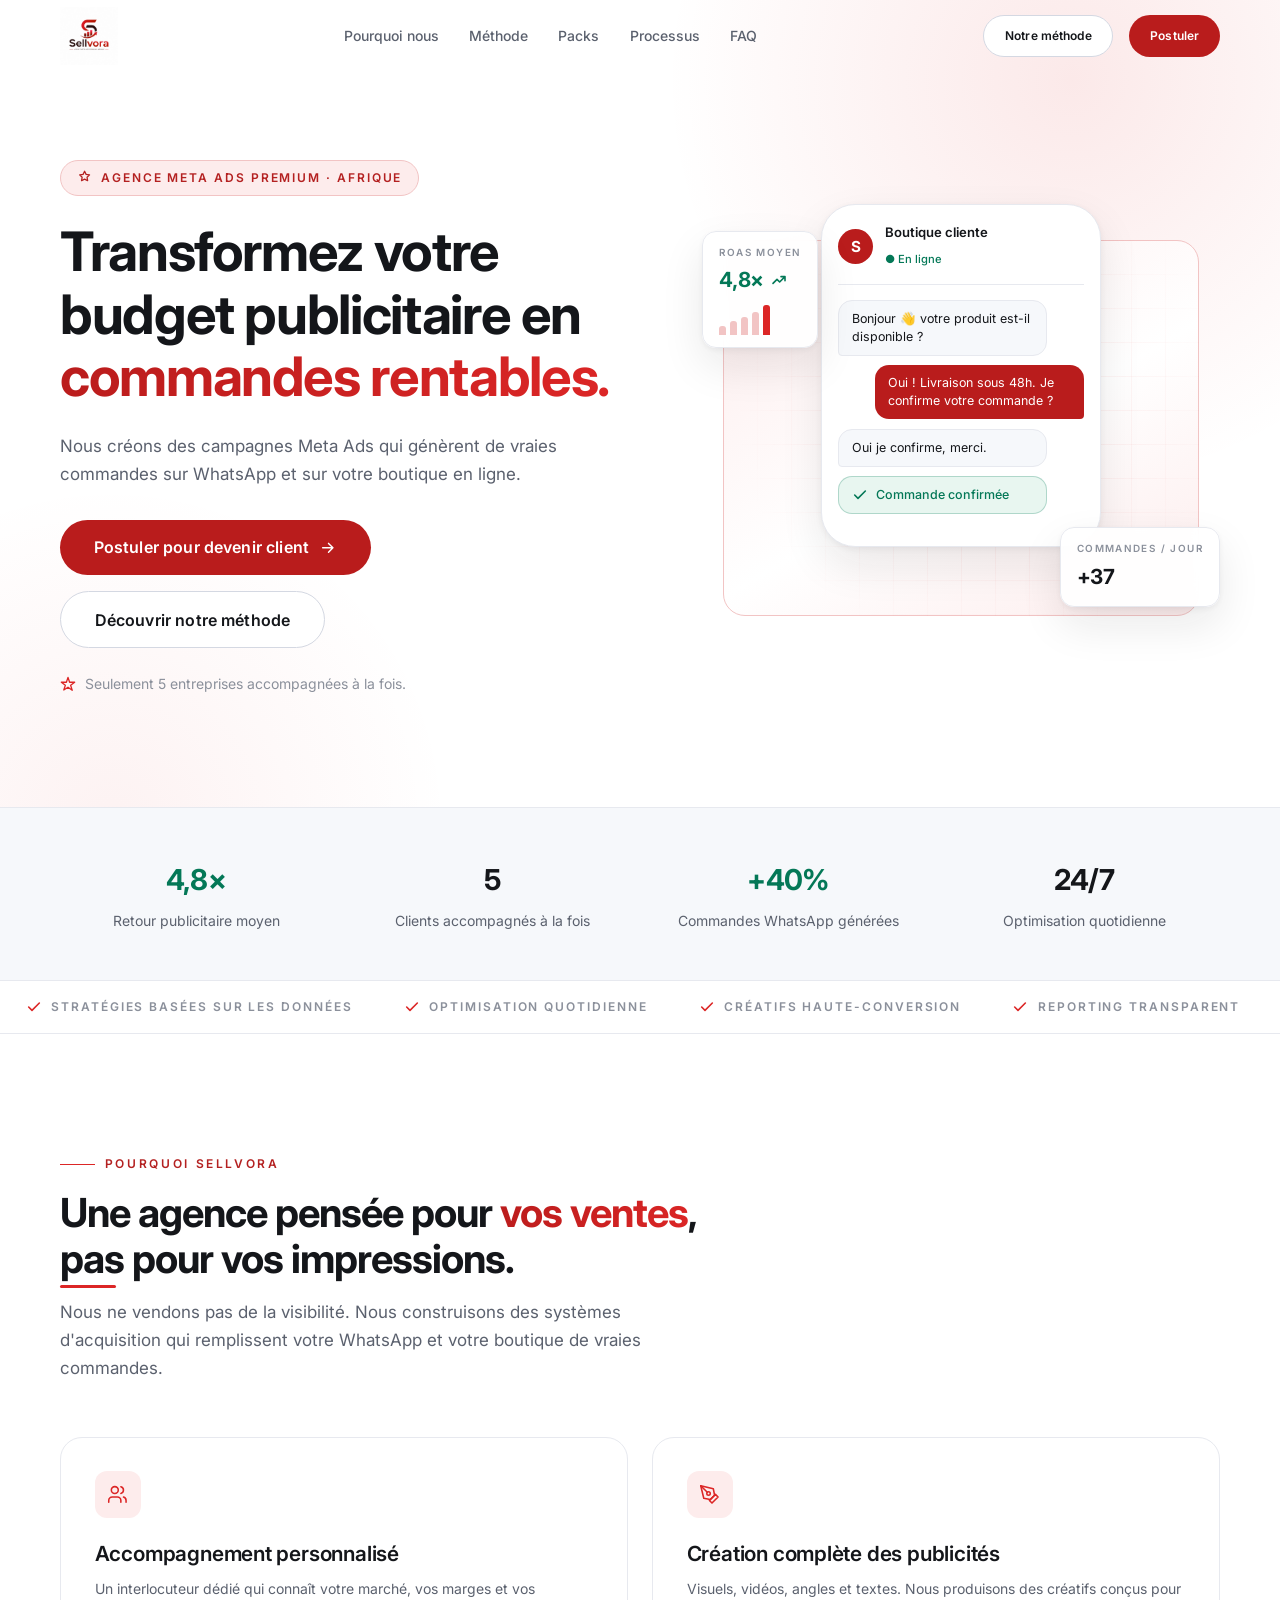
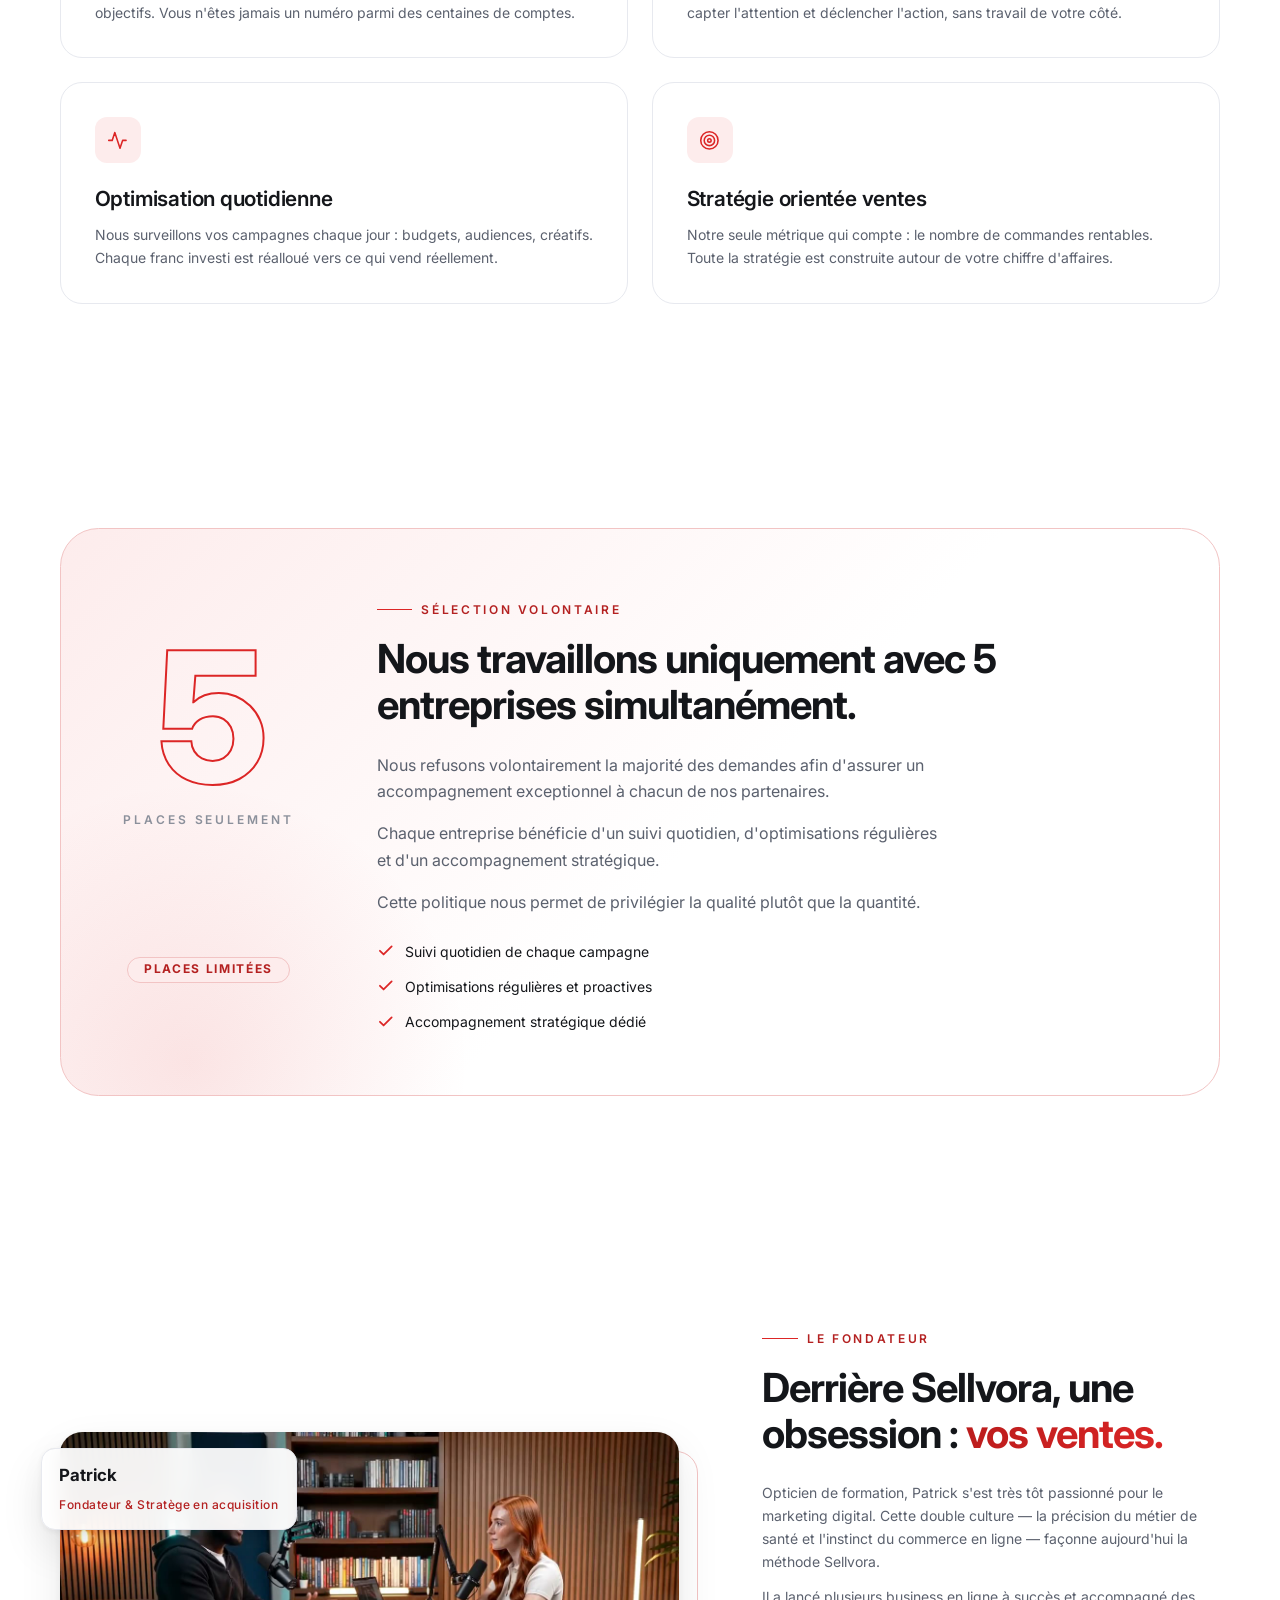
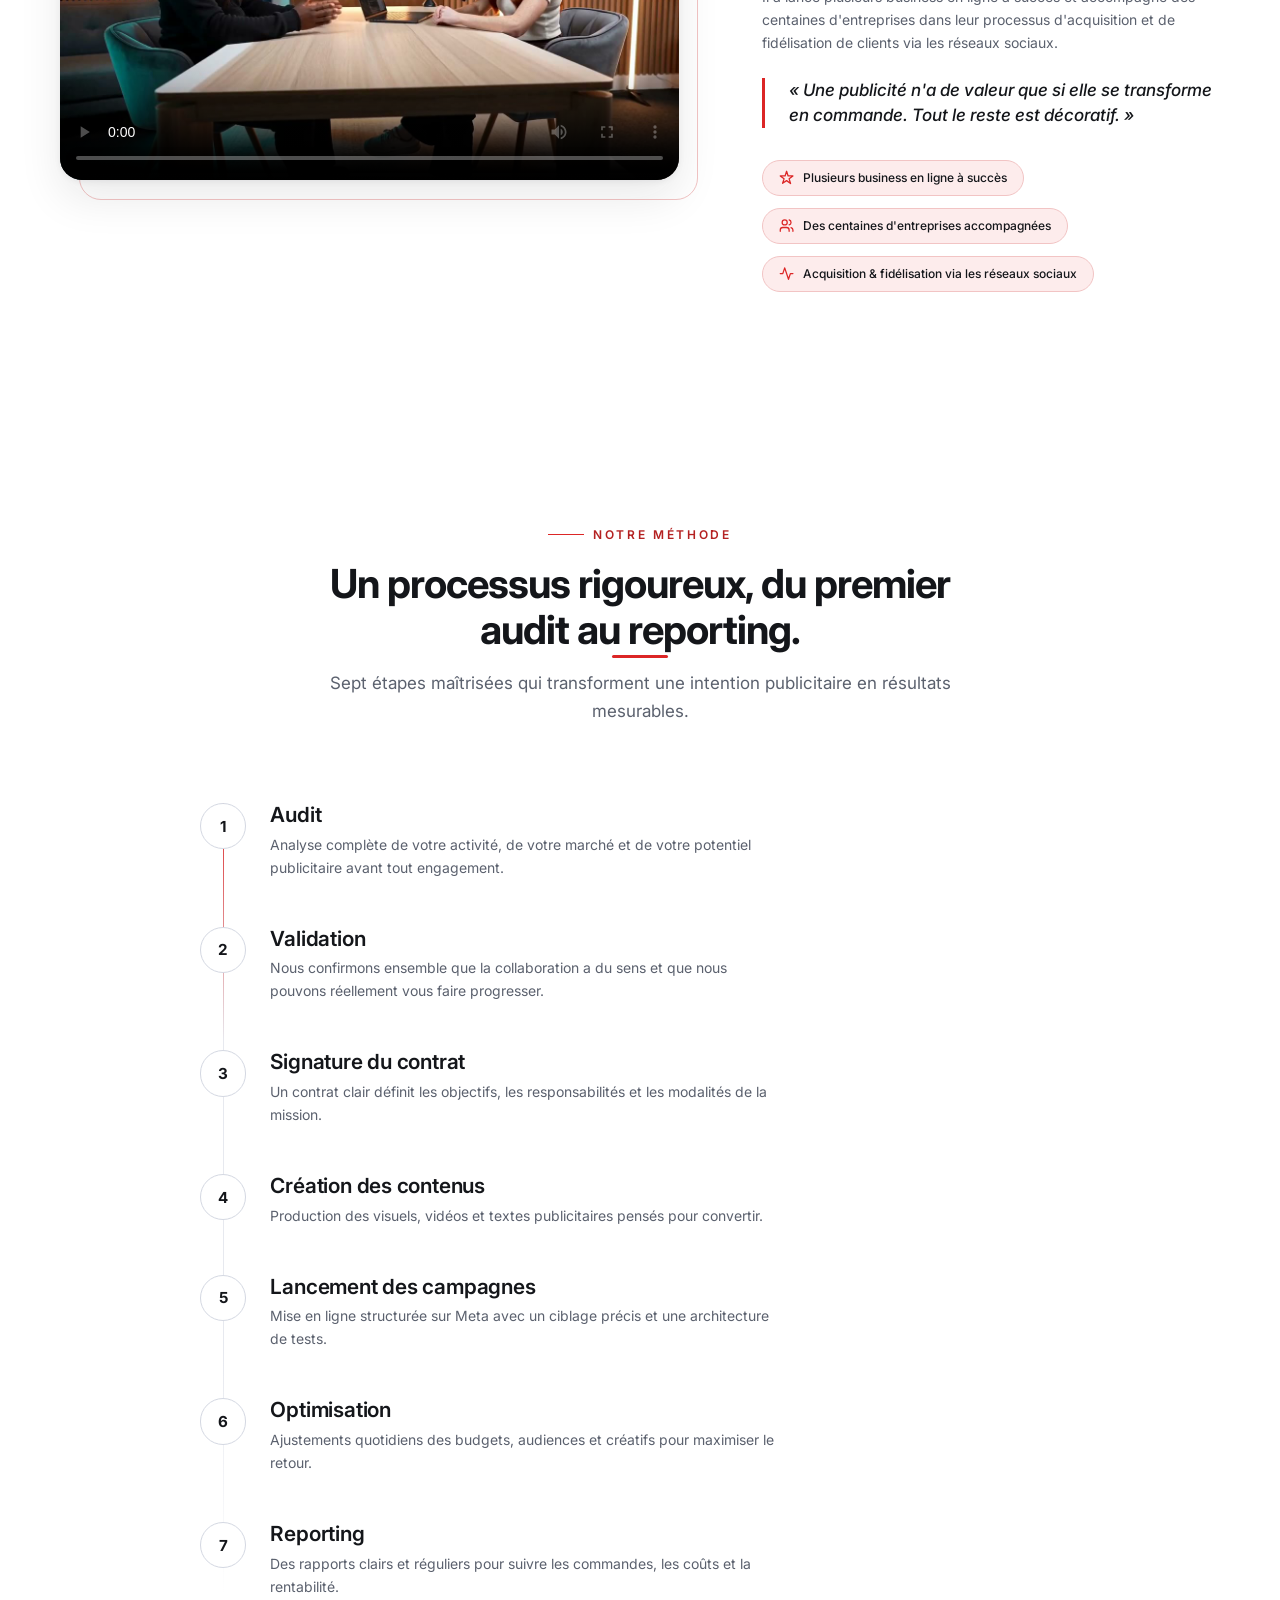
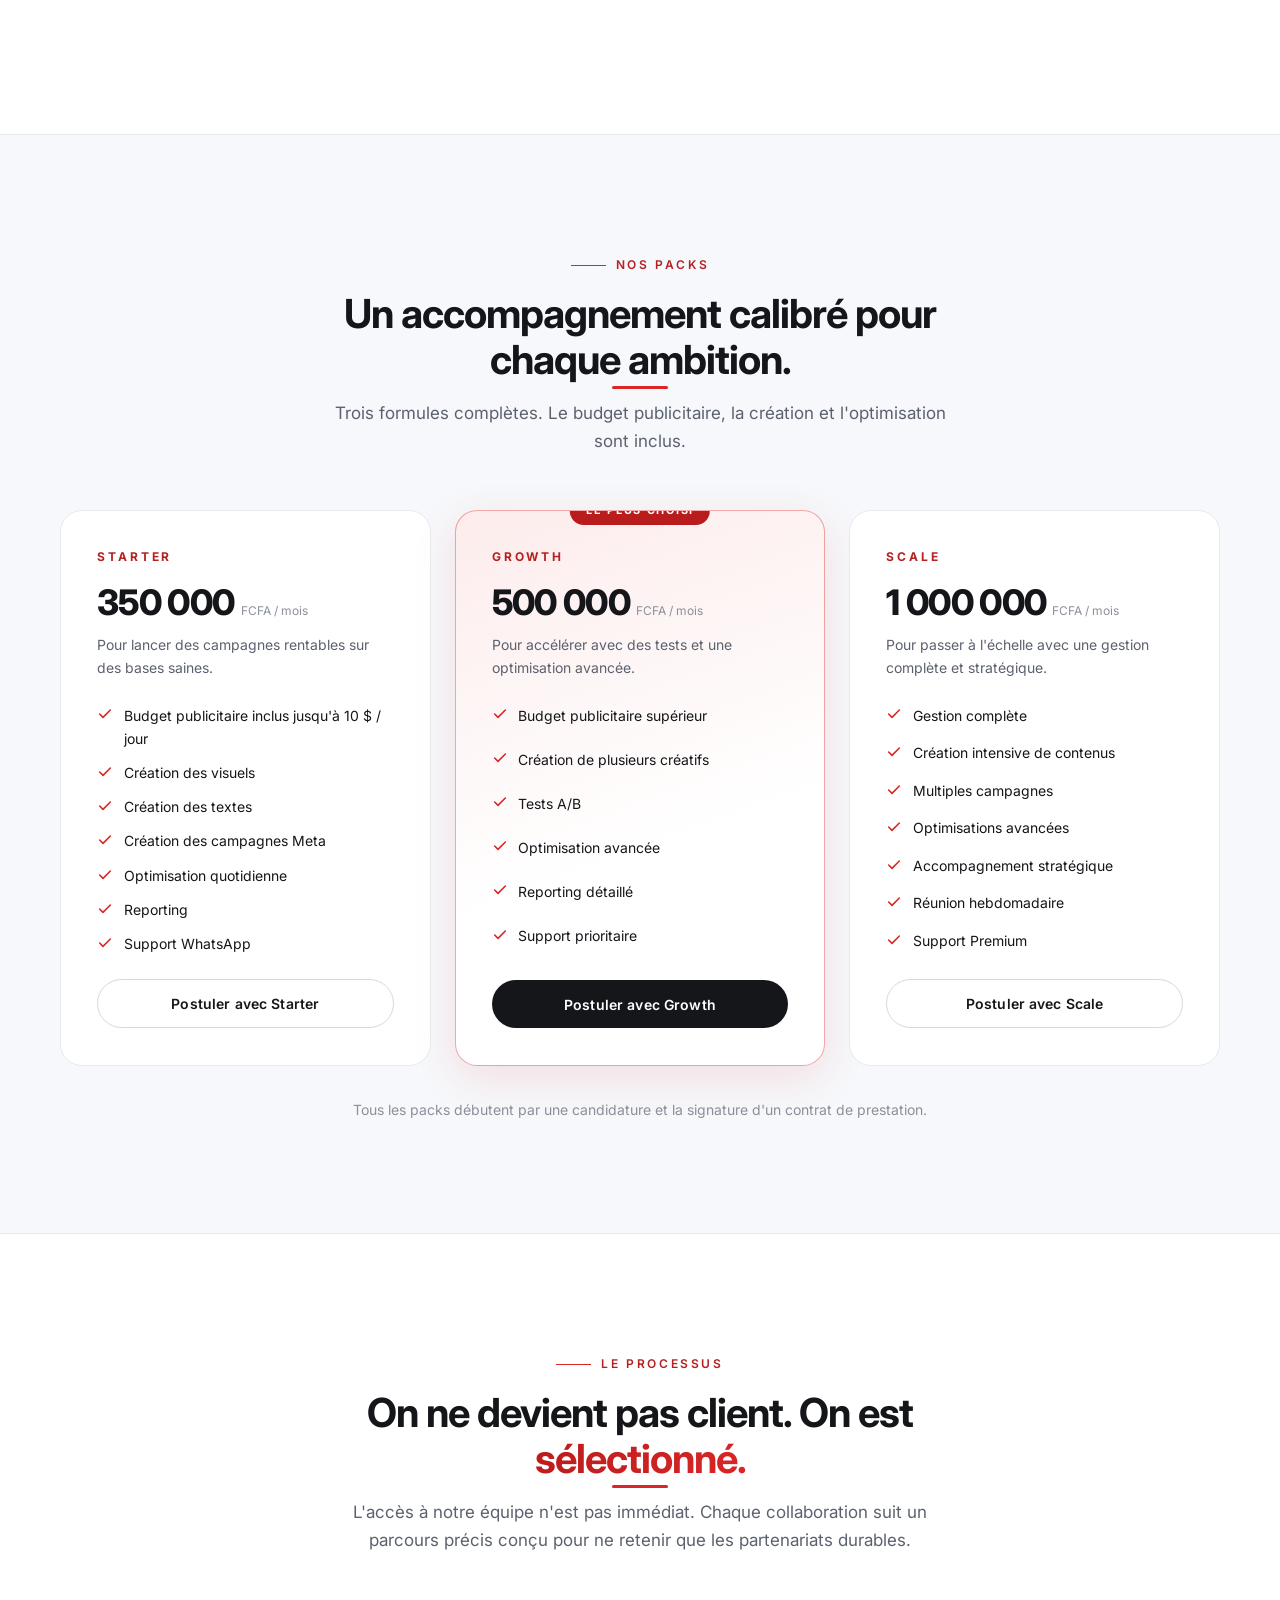
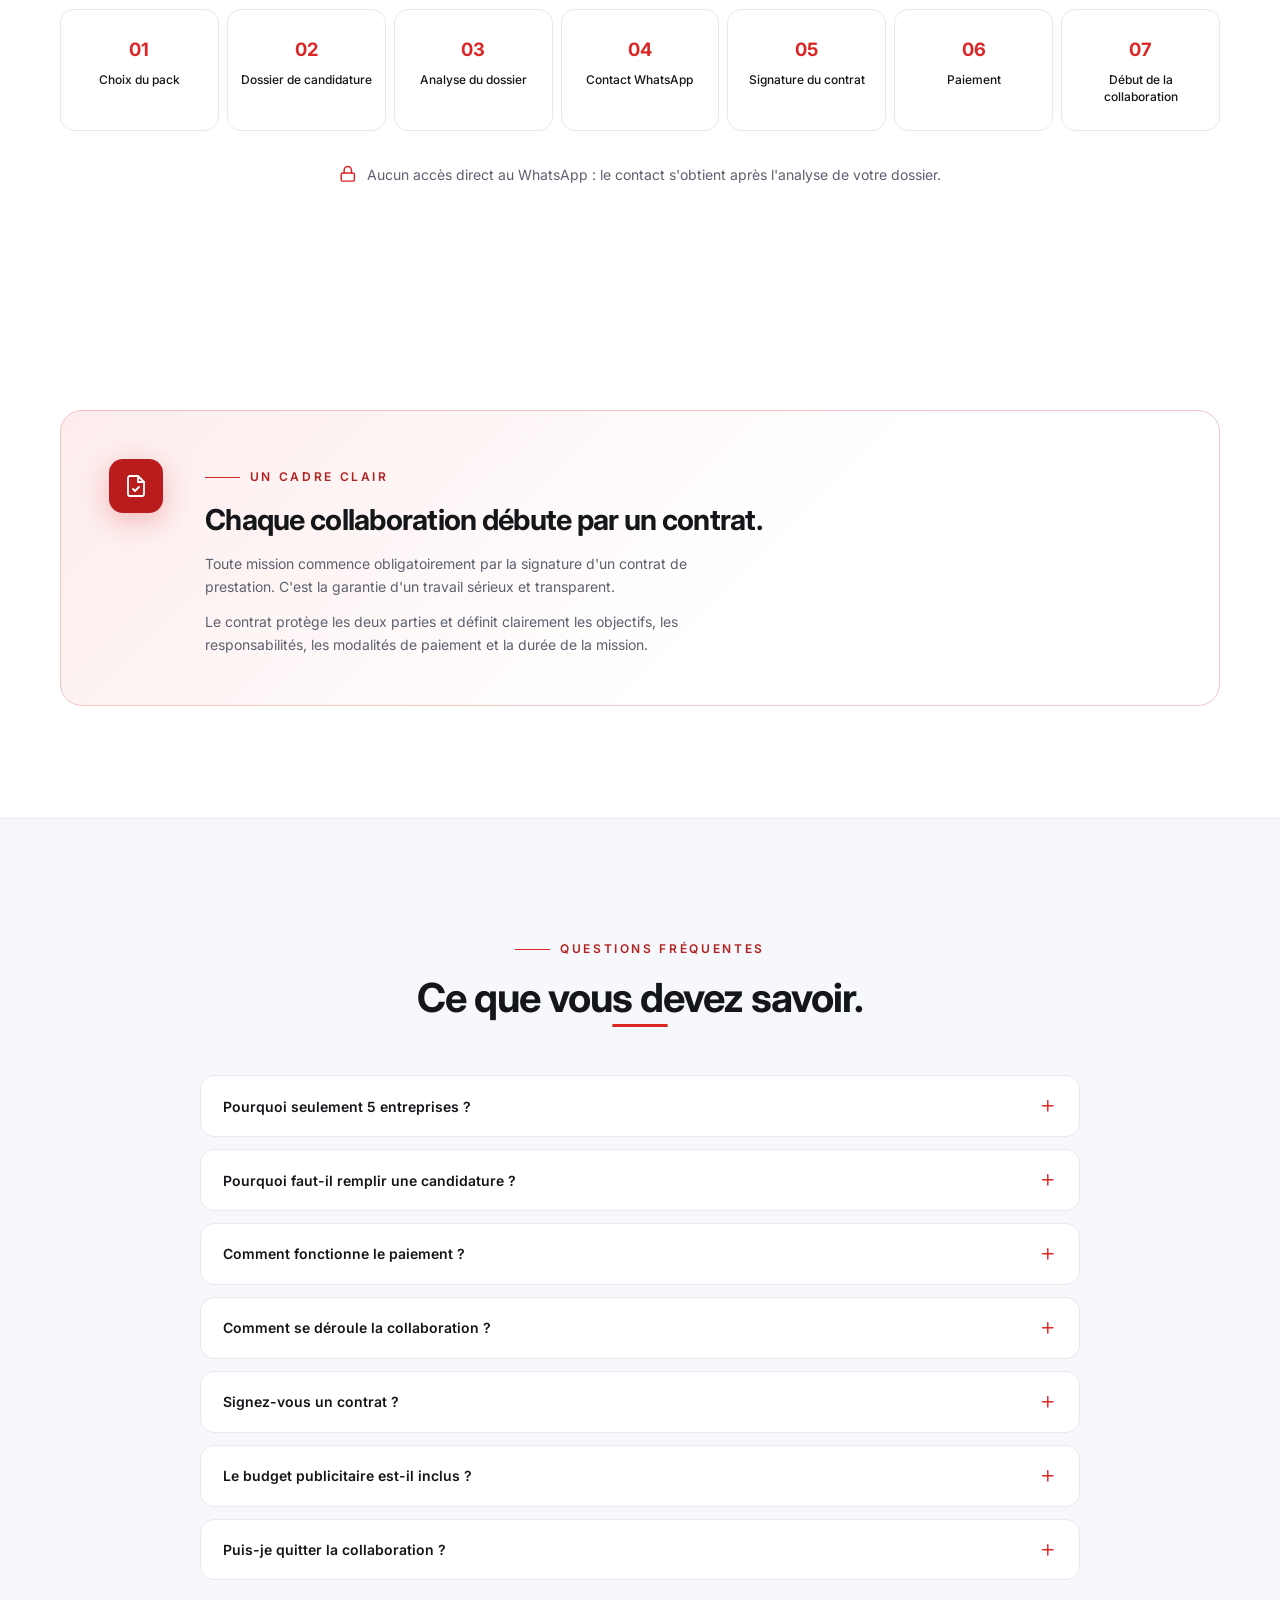
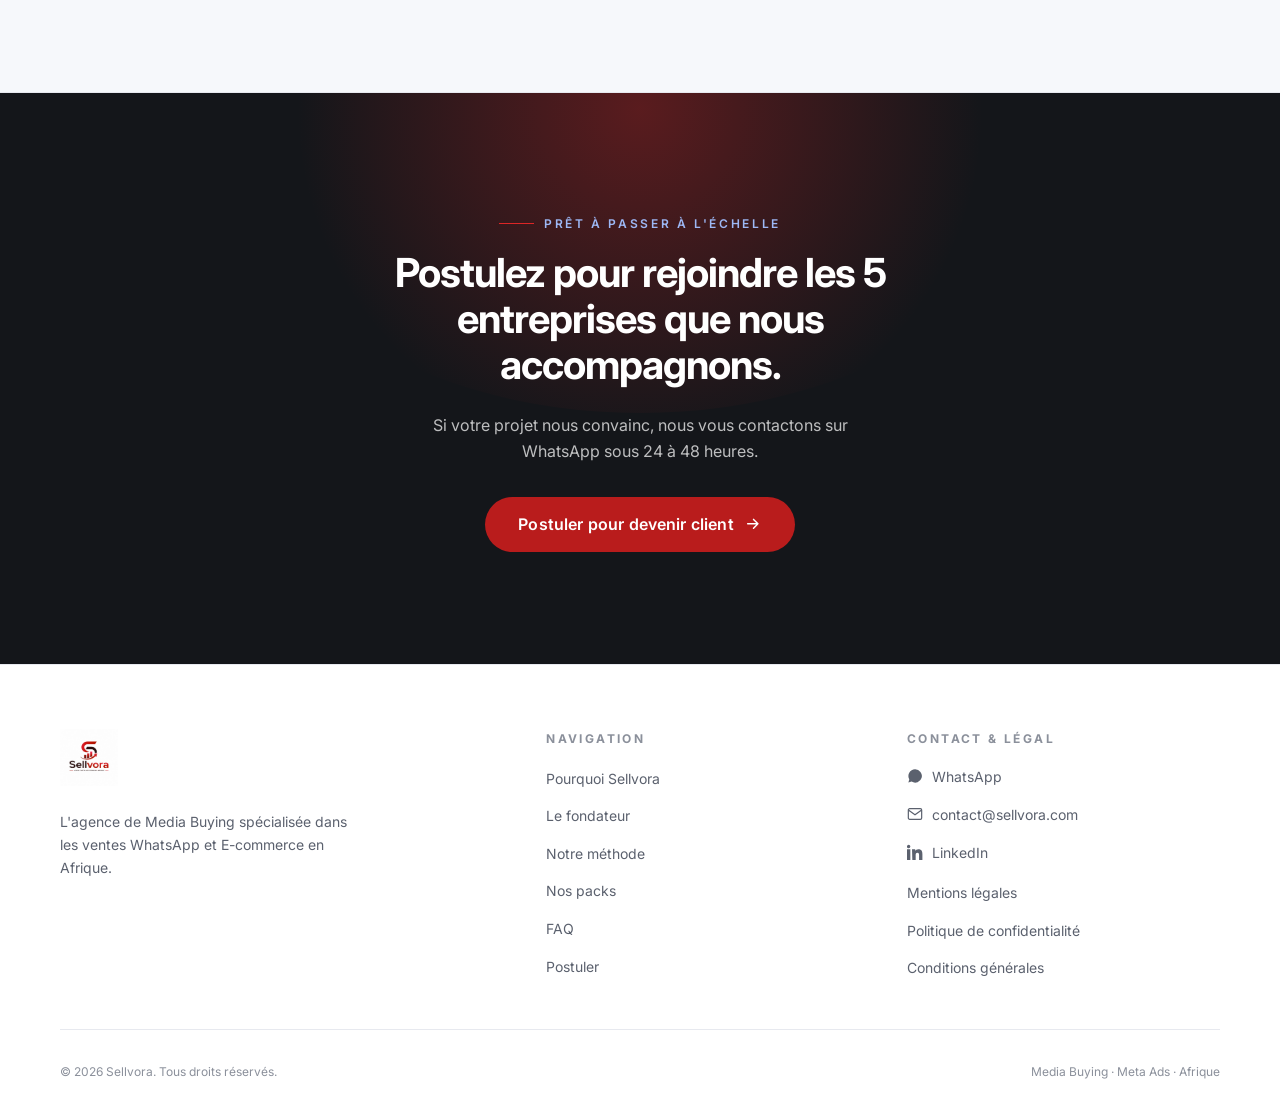
<file: index.html>
<!DOCTYPE html>
<html lang="fr">
<head>
  <meta charset="UTF-8" />
  <meta name="viewport" content="width=device-width, initial-scale=1" />
  <title>Sellvora — Agence de Media Buying Meta Ads en Afrique</title>
  <meta name="description" content="Sellvora est une agence premium de Media Buying spécialisée dans les ventes WhatsApp et e-commerce en Afrique. Nous transformons votre budget publicitaire en commandes rentables grâce aux campagnes Meta Ads." />
  <meta name="theme-color" content="#ffffff" />
  <link rel="icon" type="image/png" href="images/logo.png" />
  <link rel="canonical" href="https://sellvora.com/" />

  <!-- Open Graph -->
  <meta property="og:type" content="website" />
  <meta property="og:title" content="Sellvora — Agence de Media Buying premium en Afrique" />
  <meta property="og:description" content="Des campagnes Meta Ads qui génèrent de vraies commandes sur WhatsApp et votre boutique en ligne." />
  <meta property="og:locale" content="fr_FR" />

  <link rel="preconnect" href="https://fonts.googleapis.com" />
  <link rel="preconnect" href="https://fonts.gstatic.com" crossorigin />
  <link rel="stylesheet" href="https://fonts.googleapis.com/css2?family=Inter:wght@300;400;500;600;700;800&display=swap" />
  <link rel="stylesheet" href="css/styles.css" />

  <!-- SEO : données structurées -->
  <script type="application/ld+json">
  {
    "@context": "https://schema.org",
    "@type": "ProfessionalService",
    "name": "Sellvora",
    "description": "Agence de Media Buying spécialisée dans les ventes WhatsApp et e-commerce en Afrique grâce aux publicités Meta.",
    "areaServed": "Afrique",
    "priceRange": "350000 - 1000000 FCFA",
    "slogan": "L'agence de Media Buying spécialisée dans les ventes WhatsApp et E-commerce en Afrique."
  }
  </script>
</head>
<body>

  <!-- ============ NAVIGATION ============ -->
  <header class="nav" id="nav">
    <div class="container nav__inner">
      <a href="#top" class="nav__logo" aria-label="Sellvora — accueil"><img src="images/logo.png" alt="Sellvora" /></a>

      <nav class="nav__links" id="navLinks" aria-label="Navigation principale">
        <a href="#pourquoi">Pourquoi nous</a>
        <a href="#methode">Méthode</a>
        <a href="#packs">Packs</a>
        <a href="#processus">Processus</a>
        <a href="#faq">FAQ</a>
      </nav>

      <div class="nav__cta">
        <a href="#methode" class="btn btn--ghost">Notre méthode</a>
        <a href="candidature.html" class="btn btn--primary" data-umami-event="clic-postuler" data-umami-event-source="nav">Postuler</a>
        <button class="nav__burger" id="burger" aria-label="Ouvrir le menu" aria-expanded="false" aria-controls="navLinks">
          <span></span><span></span><span></span>
        </button>
      </div>
    </div>
  </header>

  <main id="top">

    <!-- ============ HERO ============ -->
    <section class="hero">
      <div class="container hero__grid">
        <div class="hero__content">
          <span class="hero__badge reveal">
            <svg viewBox="0 0 24 24" fill="none" stroke="currentColor" stroke-width="2" stroke-linecap="round" stroke-linejoin="round"><path d="M12 2l2.4 4.9 5.4.8-3.9 3.8.9 5.4-4.8-2.5-4.8 2.5.9-5.4L4.2 7.7l5.4-.8z"/></svg>
            Agence Meta Ads Premium · Afrique
          </span>
          <h1 class="reveal" style="--reveal-delay:.05s">
            Transformez votre budget publicitaire en <span class="accent">commandes rentables.</span>
          </h1>
          <p class="hero__sub reveal" style="--reveal-delay:.12s">
            Nous créons des campagnes Meta Ads qui génèrent de vraies commandes sur WhatsApp et sur votre boutique en ligne.
          </p>
          <div class="hero__actions reveal" style="--reveal-delay:.18s">
            <a href="candidature.html" class="btn btn--primary btn--lg" data-umami-event="clic-postuler" data-umami-event-source="hero">
              Postuler pour devenir client
              <svg viewBox="0 0 24 24" fill="none" stroke="currentColor" stroke-width="2" stroke-linecap="round" stroke-linejoin="round"><path d="M5 12h14M13 6l6 6-6 6"/></svg>
            </a>
            <a href="#methode" class="btn btn--ghost btn--lg">Découvrir notre méthode</a>
          </div>
          <p class="hero__note reveal" style="--reveal-delay:.24s">
            <svg viewBox="0 0 24 24" fill="none" stroke="currentColor" stroke-width="2" stroke-linecap="round" stroke-linejoin="round"><path d="M12 2l2.4 7.4H22l-6 4.6 2.3 7.4-6.3-4.6L5.7 21 8 14 2 9.4h7.6z"/></svg>
            Seulement 5 entreprises accompagnées à la fois.
          </p>
        </div>

        <!-- Illustration premium -->
        <div class="hero__art reveal" style="--reveal-delay:.15s" aria-hidden="true">
          <div class="hero__art-bg"></div>
          <div class="hero__art-grid"></div>

          <div class="kpi kpi--roas">
            <div class="kpi__label">ROAS moyen</div>
            <div class="kpi__value stat-positive">
              4,8×
              <svg viewBox="0 0 24 24" fill="none" stroke="currentColor" stroke-width="2.4" stroke-linecap="round" stroke-linejoin="round"><path d="M3 17l6-6 4 4 8-8M15 7h6v6"/></svg>
            </div>
            <div class="kpi__bars"><i></i><i></i><i></i><i></i><i></i></div>
          </div>

          <div class="phone">
            <div class="phone__head">
              <div class="phone__avatar">S</div>
              <div class="phone__id">
                <strong>Boutique cliente</strong>
                <span>● En ligne</span>
              </div>
            </div>
            <div class="bubble bubble--in">Bonjour 👋 votre produit est-il disponible ?</div>
            <div class="bubble bubble--out">Oui ! Livraison sous 48h. Je confirme votre commande ?</div>
            <div class="bubble bubble--in">Oui je confirme, merci.</div>
            <div class="bubble bubble--confirm">
              <svg viewBox="0 0 24 24" fill="none" stroke="currentColor" stroke-width="2.4" stroke-linecap="round" stroke-linejoin="round"><path d="M20 6L9 17l-5-5"/></svg>
              Commande confirmée
            </div>
          </div>

          <div class="kpi kpi--orders">
            <div class="kpi__label">Commandes / jour</div>
            <div class="kpi__value">+37</div>
          </div>
        </div>
      </div>
    </section>

    <!-- ============ STATISTIQUES ============ -->
    <section class="stats">
      <div class="container">
        <div class="stats__grid">
          <div class="stat reveal">
            <div class="stat__value stat-positive" data-count="4.8" data-decimals="1" data-suffix="×">0×</div>
            <div class="stat__label">Retour publicitaire moyen</div>
          </div>
          <div class="stat reveal" style="--reveal-delay:.08s">
            <div class="stat__value" data-count="5">0</div>
            <div class="stat__label">Clients accompagnés à la fois</div>
          </div>
          <div class="stat reveal" style="--reveal-delay:.16s">
            <div class="stat__value stat-positive" data-count="40" data-prefix="+" data-suffix="%">+0%</div>
            <div class="stat__label">Commandes WhatsApp générées</div>
          </div>
          <div class="stat reveal" style="--reveal-delay:.24s">
            <div class="stat__value">24/7</div>
            <div class="stat__label">Optimisation quotidienne</div>
          </div>
        </div>
      </div>
    </section>

    <!-- ============ MARQUEE ============ -->
    <div class="marquee" aria-hidden="true">
      <div class="marquee__track">
        <div class="marquee__group">
          <span><svg viewBox="0 0 24 24" fill="none" stroke="currentColor" stroke-width="2.4" stroke-linecap="round" stroke-linejoin="round"><path d="M20 6L9 17l-5-5"/></svg> Stratégies basées sur les données</span>
          <span><svg viewBox="0 0 24 24" fill="none" stroke="currentColor" stroke-width="2.4" stroke-linecap="round" stroke-linejoin="round"><path d="M20 6L9 17l-5-5"/></svg> Optimisation quotidienne</span>
          <span><svg viewBox="0 0 24 24" fill="none" stroke="currentColor" stroke-width="2.4" stroke-linecap="round" stroke-linejoin="round"><path d="M20 6L9 17l-5-5"/></svg> Créatifs haute-conversion</span>
          <span><svg viewBox="0 0 24 24" fill="none" stroke="currentColor" stroke-width="2.4" stroke-linecap="round" stroke-linejoin="round"><path d="M20 6L9 17l-5-5"/></svg> Reporting transparent</span>
          <span><svg viewBox="0 0 24 24" fill="none" stroke="currentColor" stroke-width="2.4" stroke-linecap="round" stroke-linejoin="round"><path d="M20 6L9 17l-5-5"/></svg> Focus ROI</span>
        </div>
        <div class="marquee__group">
          <span><svg viewBox="0 0 24 24" fill="none" stroke="currentColor" stroke-width="2.4" stroke-linecap="round" stroke-linejoin="round"><path d="M20 6L9 17l-5-5"/></svg> Stratégies basées sur les données</span>
          <span><svg viewBox="0 0 24 24" fill="none" stroke="currentColor" stroke-width="2.4" stroke-linecap="round" stroke-linejoin="round"><path d="M20 6L9 17l-5-5"/></svg> Optimisation quotidienne</span>
          <span><svg viewBox="0 0 24 24" fill="none" stroke="currentColor" stroke-width="2.4" stroke-linecap="round" stroke-linejoin="round"><path d="M20 6L9 17l-5-5"/></svg> Créatifs haute-conversion</span>
          <span><svg viewBox="0 0 24 24" fill="none" stroke="currentColor" stroke-width="2.4" stroke-linecap="round" stroke-linejoin="round"><path d="M20 6L9 17l-5-5"/></svg> Reporting transparent</span>
          <span><svg viewBox="0 0 24 24" fill="none" stroke="currentColor" stroke-width="2.4" stroke-linecap="round" stroke-linejoin="round"><path d="M20 6L9 17l-5-5"/></svg> Focus ROI</span>
        </div>
      </div>
    </div>

    <!-- ============ POURQUOI SELLVORA ============ -->
    <section class="section" id="pourquoi">
      <div class="container">
        <div class="section-head reveal">
          <span class="eyebrow">Pourquoi Sellvora</span>
          <h2>Une agence pensée pour <span class="accent">vos ventes</span>, pas pour vos impressions.</h2>
          <p>Nous ne vendons pas de la visibilité. Nous construisons des systèmes d'acquisition qui remplissent votre WhatsApp et votre boutique de vraies commandes.</p>
        </div>

        <div class="features">
          <article class="feature reveal">
            <div class="feature__icon">
              <svg viewBox="0 0 24 24" fill="none" stroke="currentColor" stroke-width="1.8" stroke-linecap="round" stroke-linejoin="round"><path d="M16 21v-2a4 4 0 0 0-4-4H6a4 4 0 0 0-4 4v2"/><circle cx="9" cy="7" r="4"/><path d="M22 21v-2a4 4 0 0 0-3-3.87M16 3.13a4 4 0 0 1 0 7.75"/></svg>
            </div>
            <h3>Accompagnement personnalisé</h3>
            <p>Un interlocuteur dédié qui connaît votre marché, vos marges et vos objectifs. Vous n'êtes jamais un numéro parmi des centaines de comptes.</p>
          </article>

          <article class="feature reveal" style="--reveal-delay:.08s">
            <div class="feature__icon">
              <svg viewBox="0 0 24 24" fill="none" stroke="currentColor" stroke-width="1.8" stroke-linecap="round" stroke-linejoin="round"><path d="M12 19l7-7 3 3-7 7-3-3z"/><path d="M18 13l-1.5-7.5L2 2l3.5 14.5L13 18l5-5z"/><path d="M2 2l7.586 7.586"/><circle cx="11" cy="11" r="2"/></svg>
            </div>
            <h3>Création complète des publicités</h3>
            <p>Visuels, vidéos, angles et textes. Nous produisons des créatifs conçus pour capter l'attention et déclencher l'action, sans travail de votre côté.</p>
          </article>

          <article class="feature reveal" style="--reveal-delay:.16s">
            <div class="feature__icon">
              <svg viewBox="0 0 24 24" fill="none" stroke="currentColor" stroke-width="1.8" stroke-linecap="round" stroke-linejoin="round"><path d="M22 12h-4l-3 9L9 3l-3 9H2"/></svg>
            </div>
            <h3>Optimisation quotidienne</h3>
            <p>Nous surveillons vos campagnes chaque jour : budgets, audiences, créatifs. Chaque franc investi est réalloué vers ce qui vend réellement.</p>
          </article>

          <article class="feature reveal" style="--reveal-delay:.24s">
            <div class="feature__icon">
              <svg viewBox="0 0 24 24" fill="none" stroke="currentColor" stroke-width="1.8" stroke-linecap="round" stroke-linejoin="round"><circle cx="12" cy="12" r="10"/><circle cx="12" cy="12" r="6"/><circle cx="12" cy="12" r="2"/></svg>
            </div>
            <h3>Stratégie orientée ventes</h3>
            <p>Notre seule métrique qui compte : le nombre de commandes rentables. Toute la stratégie est construite autour de votre chiffre d'affaires.</p>
          </article>
        </div>
      </div>
    </section>

    <!-- ============ LIMITATION VOLONTAIRE ============ -->
    <section class="section exclusive">
      <div class="container">
        <div class="exclusive__panel">
        <div class="exclusive__grid">
          <div class="exclusive__number reveal">
            <span aria-hidden="true">5</span>
            <small>Places seulement</small>
            <span class="exclusive__availability">Places limitées</span>
          </div>
          <div class="reveal" style="--reveal-delay:.1s">
            <span class="eyebrow">Sélection volontaire</span>
            <h2>Nous travaillons uniquement avec 5 entreprises simultanément.</h2>
            <p>Nous refusons volontairement la majorité des demandes afin d'assurer un accompagnement exceptionnel à chacun de nos partenaires.</p>
            <p>Chaque entreprise bénéficie d'un suivi quotidien, d'optimisations régulières et d'un accompagnement stratégique.</p>
            <p>Cette politique nous permet de privilégier la qualité plutôt que la quantité.</p>
            <ul class="exclusive__points">
              <li><svg viewBox="0 0 24 24" fill="none" stroke="currentColor" stroke-width="2.4" stroke-linecap="round" stroke-linejoin="round"><path d="M20 6L9 17l-5-5"/></svg> Suivi quotidien de chaque campagne</li>
              <li><svg viewBox="0 0 24 24" fill="none" stroke="currentColor" stroke-width="2.4" stroke-linecap="round" stroke-linejoin="round"><path d="M20 6L9 17l-5-5"/></svg> Optimisations régulières et proactives</li>
              <li><svg viewBox="0 0 24 24" fill="none" stroke="currentColor" stroke-width="2.4" stroke-linecap="round" stroke-linejoin="round"><path d="M20 6L9 17l-5-5"/></svg> Accompagnement stratégique dédié</li>
            </ul>
          </div>
        </div>
        </div>
      </div>
    </section>

    <!-- ============ FONDATEUR ============ -->
    <section class="section" id="fondateur">
      <div class="container">
        <div class="founder__grid">
          <div class="founder__media founder__media--video reveal">
            <video src="videos/presentation.mp4" poster="images/presentation-poster.jpg" controls preload="metadata" playsinline aria-label="Présentation vidéo : transformer vos publicités en moteur de croissance"></video>
            <div class="founder__badge">
              <strong>Patrick</strong>
              <span>Fondateur &amp; Stratège en acquisition</span>
            </div>
          </div>
          <div class="founder__body reveal" style="--reveal-delay:.1s">
            <span class="eyebrow">Le fondateur</span>
            <h2>Derrière Sellvora, une obsession : <span class="accent">vos ventes.</span></h2>
            <p>Opticien de formation, Patrick s'est très tôt passionné pour le marketing digital. Cette double culture — la précision du métier de santé et l'instinct du commerce en ligne — façonne aujourd'hui la méthode Sellvora.</p>
            <p>Il a lancé plusieurs business en ligne à succès et accompagné des centaines d'entreprises dans leur processus d'acquisition et de fidélisation de clients via les réseaux sociaux.</p>
            <blockquote class="founder__quote">« Une publicité n'a de valeur que si elle se transforme en commande. Tout le reste est décoratif. »</blockquote>
            <ul class="founder__marks">
              <li><svg viewBox="0 0 24 24" fill="none" stroke="currentColor" stroke-width="2" stroke-linecap="round" stroke-linejoin="round"><path d="M12 2l2.4 7.4H22l-6 4.6 2.3 7.4-6.3-4.6L5.7 21 8 14 2 9.4h7.6z"/></svg> Plusieurs business en ligne à succès</li>
              <li><svg viewBox="0 0 24 24" fill="none" stroke="currentColor" stroke-width="2" stroke-linecap="round" stroke-linejoin="round"><path d="M16 21v-2a4 4 0 0 0-4-4H6a4 4 0 0 0-4 4v2"/><circle cx="9" cy="7" r="4"/><path d="M22 21v-2a4 4 0 0 0-3-3.87M16 3.13a4 4 0 0 1 0 7.75"/></svg> Des centaines d'entreprises accompagnées</li>
              <li><svg viewBox="0 0 24 24" fill="none" stroke="currentColor" stroke-width="2" stroke-linecap="round" stroke-linejoin="round"><path d="M22 12h-4l-3 9L9 3l-3 9H2"/></svg> Acquisition &amp; fidélisation via les réseaux sociaux</li>
            </ul>
          </div>
        </div>
      </div>
    </section>

    <!-- ============ MÉTHODE (TIMELINE) ============ -->
    <section class="section" id="methode">
      <div class="container">
        <div class="section-head section-head--center reveal">
          <span class="eyebrow">Notre méthode</span>
          <h2>Un processus rigoureux, du premier audit au reporting.</h2>
          <p>Sept étapes maîtrisées qui transforment une intention publicitaire en résultats mesurables.</p>
        </div>

        <div class="container--narrow">
          <div class="timeline">
            <div class="tl-step reveal">
              <div class="tl-step__num">1</div>
              <div><h3>Audit</h3><p>Analyse complète de votre activité, de votre marché et de votre potentiel publicitaire avant tout engagement.</p></div>
            </div>
            <div class="tl-step reveal">
              <div class="tl-step__num">2</div>
              <div><h3>Validation</h3><p>Nous confirmons ensemble que la collaboration a du sens et que nous pouvons réellement vous faire progresser.</p></div>
            </div>
            <div class="tl-step reveal">
              <div class="tl-step__num">3</div>
              <div><h3>Signature du contrat</h3><p>Un contrat clair définit les objectifs, les responsabilités et les modalités de la mission.</p></div>
            </div>
            <div class="tl-step reveal">
              <div class="tl-step__num">4</div>
              <div><h3>Création des contenus</h3><p>Production des visuels, vidéos et textes publicitaires pensés pour convertir.</p></div>
            </div>
            <div class="tl-step reveal">
              <div class="tl-step__num">5</div>
              <div><h3>Lancement des campagnes</h3><p>Mise en ligne structurée sur Meta avec un ciblage précis et une architecture de tests.</p></div>
            </div>
            <div class="tl-step reveal">
              <div class="tl-step__num">6</div>
              <div><h3>Optimisation</h3><p>Ajustements quotidiens des budgets, audiences et créatifs pour maximiser le retour.</p></div>
            </div>
            <div class="tl-step reveal">
              <div class="tl-step__num">7</div>
              <div><h3>Reporting</h3><p>Des rapports clairs et réguliers pour suivre les commandes, les coûts et la rentabilité.</p></div>
            </div>
          </div>
        </div>
      </div>
    </section>

    <!-- ============ PACKS ============ -->
    <section class="section section--alt" id="packs">
      <div class="container">
        <div class="section-head section-head--center reveal">
          <span class="eyebrow">Nos packs</span>
          <h2>Un accompagnement calibré pour chaque ambition.</h2>
          <p>Trois formules complètes. Le budget publicitaire, la création et l'optimisation sont inclus.</p>
        </div>

        <div class="packs">
          <!-- STARTER -->
          <article class="pack reveal">
            <div class="pack__name">Starter</div>
            <div class="pack__price">350 000 <small>FCFA / mois</small></div>
            <p class="pack__desc">Pour lancer des campagnes rentables sur des bases saines.</p>
            <ul class="pack__list">
              <li><svg viewBox="0 0 24 24" fill="none" stroke="currentColor" stroke-width="2.4" stroke-linecap="round" stroke-linejoin="round"><path d="M20 6L9 17l-5-5"/></svg> Budget publicitaire inclus jusqu'à 10 $ / jour</li>
              <li><svg viewBox="0 0 24 24" fill="none" stroke="currentColor" stroke-width="2.4" stroke-linecap="round" stroke-linejoin="round"><path d="M20 6L9 17l-5-5"/></svg> Création des visuels</li>
              <li><svg viewBox="0 0 24 24" fill="none" stroke="currentColor" stroke-width="2.4" stroke-linecap="round" stroke-linejoin="round"><path d="M20 6L9 17l-5-5"/></svg> Création des textes</li>
              <li><svg viewBox="0 0 24 24" fill="none" stroke="currentColor" stroke-width="2.4" stroke-linecap="round" stroke-linejoin="round"><path d="M20 6L9 17l-5-5"/></svg> Création des campagnes Meta</li>
              <li><svg viewBox="0 0 24 24" fill="none" stroke="currentColor" stroke-width="2.4" stroke-linecap="round" stroke-linejoin="round"><path d="M20 6L9 17l-5-5"/></svg> Optimisation quotidienne</li>
              <li><svg viewBox="0 0 24 24" fill="none" stroke="currentColor" stroke-width="2.4" stroke-linecap="round" stroke-linejoin="round"><path d="M20 6L9 17l-5-5"/></svg> Reporting</li>
              <li><svg viewBox="0 0 24 24" fill="none" stroke="currentColor" stroke-width="2.4" stroke-linecap="round" stroke-linejoin="round"><path d="M20 6L9 17l-5-5"/></svg> Support WhatsApp</li>
            </ul>
            <a href="candidature.html?pack=starter" class="btn btn--ghost" data-umami-event="clic-pack" data-umami-event-pack="starter">Postuler avec Starter</a>
          </article>

          <!-- GROWTH -->
          <article class="pack pack--featured reveal" style="--reveal-delay:.08s">
            <div class="pack__badge">Le plus choisi</div>
            <div class="pack__name">Growth</div>
            <div class="pack__price">500 000 <small>FCFA / mois</small></div>
            <p class="pack__desc">Pour accélérer avec des tests et une optimisation avancée.</p>
            <ul class="pack__list">
              <li><svg viewBox="0 0 24 24" fill="none" stroke="currentColor" stroke-width="2.4" stroke-linecap="round" stroke-linejoin="round"><path d="M20 6L9 17l-5-5"/></svg> Budget publicitaire supérieur</li>
              <li><svg viewBox="0 0 24 24" fill="none" stroke="currentColor" stroke-width="2.4" stroke-linecap="round" stroke-linejoin="round"><path d="M20 6L9 17l-5-5"/></svg> Création de plusieurs créatifs</li>
              <li><svg viewBox="0 0 24 24" fill="none" stroke="currentColor" stroke-width="2.4" stroke-linecap="round" stroke-linejoin="round"><path d="M20 6L9 17l-5-5"/></svg> Tests A/B</li>
              <li><svg viewBox="0 0 24 24" fill="none" stroke="currentColor" stroke-width="2.4" stroke-linecap="round" stroke-linejoin="round"><path d="M20 6L9 17l-5-5"/></svg> Optimisation avancée</li>
              <li><svg viewBox="0 0 24 24" fill="none" stroke="currentColor" stroke-width="2.4" stroke-linecap="round" stroke-linejoin="round"><path d="M20 6L9 17l-5-5"/></svg> Reporting détaillé</li>
              <li><svg viewBox="0 0 24 24" fill="none" stroke="currentColor" stroke-width="2.4" stroke-linecap="round" stroke-linejoin="round"><path d="M20 6L9 17l-5-5"/></svg> Support prioritaire</li>
            </ul>
            <a href="candidature.html?pack=growth" class="btn btn--light" data-umami-event="clic-pack" data-umami-event-pack="growth">Postuler avec Growth</a>
          </article>

          <!-- SCALE -->
          <article class="pack reveal" style="--reveal-delay:.16s">
            <div class="pack__name">Scale</div>
            <div class="pack__price">1 000 000 <small>FCFA / mois</small></div>
            <p class="pack__desc">Pour passer à l'échelle avec une gestion complète et stratégique.</p>
            <ul class="pack__list">
              <li><svg viewBox="0 0 24 24" fill="none" stroke="currentColor" stroke-width="2.4" stroke-linecap="round" stroke-linejoin="round"><path d="M20 6L9 17l-5-5"/></svg> Gestion complète</li>
              <li><svg viewBox="0 0 24 24" fill="none" stroke="currentColor" stroke-width="2.4" stroke-linecap="round" stroke-linejoin="round"><path d="M20 6L9 17l-5-5"/></svg> Création intensive de contenus</li>
              <li><svg viewBox="0 0 24 24" fill="none" stroke="currentColor" stroke-width="2.4" stroke-linecap="round" stroke-linejoin="round"><path d="M20 6L9 17l-5-5"/></svg> Multiples campagnes</li>
              <li><svg viewBox="0 0 24 24" fill="none" stroke="currentColor" stroke-width="2.4" stroke-linecap="round" stroke-linejoin="round"><path d="M20 6L9 17l-5-5"/></svg> Optimisations avancées</li>
              <li><svg viewBox="0 0 24 24" fill="none" stroke="currentColor" stroke-width="2.4" stroke-linecap="round" stroke-linejoin="round"><path d="M20 6L9 17l-5-5"/></svg> Accompagnement stratégique</li>
              <li><svg viewBox="0 0 24 24" fill="none" stroke="currentColor" stroke-width="2.4" stroke-linecap="round" stroke-linejoin="round"><path d="M20 6L9 17l-5-5"/></svg> Réunion hebdomadaire</li>
              <li><svg viewBox="0 0 24 24" fill="none" stroke="currentColor" stroke-width="2.4" stroke-linecap="round" stroke-linejoin="round"><path d="M20 6L9 17l-5-5"/></svg> Support Premium</li>
            </ul>
            <a href="candidature.html?pack=scale" class="btn btn--ghost" data-umami-event="clic-pack" data-umami-event-pack="scale">Postuler avec Scale</a>
          </article>
        </div>
        <p class="packs__note reveal">Tous les packs débutent par une candidature et la signature d'un contrat de prestation.</p>
      </div>
    </section>

    <!-- ============ PROCESSUS ============ -->
    <section class="section" id="processus">
      <div class="container">
        <div class="section-head section-head--center reveal">
          <span class="eyebrow">Le processus</span>
          <h2>On ne devient pas client. On est <span class="accent">sélectionné.</span></h2>
          <p>L'accès à notre équipe n'est pas immédiat. Chaque collaboration suit un parcours précis conçu pour ne retenir que les partenariats durables.</p>
        </div>

        <div class="process__flow">
          <div class="process__step reveal"><span>Choix du pack</span></div>
          <div class="process__step reveal" style="--reveal-delay:.05s"><span>Dossier de candidature</span></div>
          <div class="process__step reveal" style="--reveal-delay:.1s"><span>Analyse du dossier</span></div>
          <div class="process__step reveal" style="--reveal-delay:.15s"><span>Contact WhatsApp</span></div>
          <div class="process__step reveal" style="--reveal-delay:.2s"><span>Signature du contrat</span></div>
          <div class="process__step reveal" style="--reveal-delay:.25s"><span>Paiement</span></div>
          <div class="process__step reveal" style="--reveal-delay:.3s"><span>Début de la collaboration</span></div>
        </div>

        <p class="process__lock reveal">
          <svg viewBox="0 0 24 24" fill="none" stroke="currentColor" stroke-width="2" stroke-linecap="round" stroke-linejoin="round"><rect x="3" y="11" width="18" height="11" rx="2"/><path d="M7 11V7a5 5 0 0 1 10 0v4"/></svg>
          Aucun accès direct au WhatsApp : le contact s'obtient après l'analyse de votre dossier.
        </p>
      </div>
    </section>

    <!-- ============ CONTRAT ============ -->
    <section class="section" id="contrat">
      <div class="container">
        <div class="contract__card reveal">
          <div class="contract__icon">
            <svg viewBox="0 0 24 24" fill="none" stroke="currentColor" stroke-width="1.8" stroke-linecap="round" stroke-linejoin="round"><path d="M14 2H6a2 2 0 0 0-2 2v16a2 2 0 0 0 2 2h12a2 2 0 0 0 2-2V8z"/><path d="M14 2v6h6M9 15l2 2 4-4"/></svg>
          </div>
          <div>
            <span class="eyebrow">Un cadre clair</span>
            <h2>Chaque collaboration débute par un contrat.</h2>
            <p>Toute mission commence obligatoirement par la signature d'un contrat de prestation. C'est la garantie d'un travail sérieux et transparent.</p>
            <p>Le contrat protège les deux parties et définit clairement les objectifs, les responsabilités, les modalités de paiement et la durée de la mission.</p>
          </div>
        </div>
      </div>
    </section>

    <!-- ============ FAQ ============ -->
    <section class="section section--alt" id="faq">
      <div class="container container--narrow">
        <div class="section-head section-head--center reveal">
          <span class="eyebrow">Questions fréquentes</span>
          <h2>Ce que vous devez savoir.</h2>
        </div>

        <div class="faq reveal">
          <div class="faq__item">
            <button class="faq__q" aria-expanded="false">
              Pourquoi seulement 5 entreprises ?
              <svg viewBox="0 0 24 24" fill="none" stroke="currentColor" stroke-width="2" stroke-linecap="round"><path d="M12 5v14M5 12h14"/></svg>
            </button>
            <div class="faq__a"><div><p>Un accompagnement quotidien de qualité demande du temps et de l'attention. En limitant volontairement le nombre de partenaires, nous garantissons à chacun un suivi réel plutôt qu'une gestion de masse.</p></div></div>
          </div>

          <div class="faq__item">
            <button class="faq__q" aria-expanded="false">
              Pourquoi faut-il remplir une candidature ?
              <svg viewBox="0 0 24 24" fill="none" stroke="currentColor" stroke-width="2" stroke-linecap="round"><path d="M12 5v14M5 12h14"/></svg>
            </button>
            <div class="faq__a"><div><p>La candidature nous permet de comprendre votre activité et d'évaluer si nous pouvons réellement vous apporter des résultats. Nous ne travaillons qu'avec des entreprises pour lesquelles nous sommes convaincus de créer de la valeur.</p></div></div>
          </div>

          <div class="faq__item">
            <button class="faq__q" aria-expanded="false">
              Comment fonctionne le paiement ?
              <svg viewBox="0 0 24 24" fill="none" stroke="currentColor" stroke-width="2" stroke-linecap="round"><path d="M12 5v14M5 12h14"/></svg>
            </button>
            <div class="faq__a"><div><p>Le paiement intervient après la validation de votre dossier et la signature du contrat. Le montant dépend du pack choisi et couvre la prestation ainsi que le budget publicitaire prévu.</p></div></div>
          </div>

          <div class="faq__item">
            <button class="faq__q" aria-expanded="false">
              Comment se déroule la collaboration ?
              <svg viewBox="0 0 24 24" fill="none" stroke="currentColor" stroke-width="2" stroke-linecap="round"><path d="M12 5v14M5 12h14"/></svg>
            </button>
            <div class="faq__a"><div><p>Après la signature, nous créons vos contenus, lançons vos campagnes puis les optimisons quotidiennement. Vous recevez des rapports réguliers et gardez un contact direct avec votre interlocuteur dédié.</p></div></div>
          </div>

          <div class="faq__item">
            <button class="faq__q" aria-expanded="false">
              Signez-vous un contrat ?
              <svg viewBox="0 0 24 24" fill="none" stroke="currentColor" stroke-width="2" stroke-linecap="round"><path d="M12 5v14M5 12h14"/></svg>
            </button>
            <div class="faq__a"><div><p>Oui. Chaque mission commence obligatoirement par un contrat de prestation qui protège les deux parties et fixe clairement les objectifs, les responsabilités et les modalités.</p></div></div>
          </div>

          <div class="faq__item">
            <button class="faq__q" aria-expanded="false">
              Le budget publicitaire est-il inclus ?
              <svg viewBox="0 0 24 24" fill="none" stroke="currentColor" stroke-width="2" stroke-linecap="round"><path d="M12 5v14M5 12h14"/></svg>
            </button>
            <div class="faq__a"><div><p>Oui, un budget publicitaire est inclus dans chaque pack. Le pack Starter comprend par exemple jusqu'à 10 $ par jour, et les packs supérieurs prévoient des budgets plus élevés.</p></div></div>
          </div>

          <div class="faq__item">
            <button class="faq__q" aria-expanded="false">
              Puis-je quitter la collaboration ?
              <svg viewBox="0 0 24 24" fill="none" stroke="currentColor" stroke-width="2" stroke-linecap="round"><path d="M12 5v14M5 12h14"/></svg>
            </button>
            <div class="faq__a"><div><p>Oui. Les conditions de fin de collaboration sont définies dans le contrat. Nous privilégions des relations durables, mais vous restez libre selon les modalités convenues ensemble.</p></div></div>
          </div>
        </div>
      </div>
    </section>

    <!-- ============ CTA FINALE ============ -->
    <section class="section cta-final">
      <div class="container">
        <span class="eyebrow reveal">Prêt à passer à l'échelle</span>
        <h2 class="reveal" style="--reveal-delay:.05s">Postulez pour rejoindre les 5 entreprises que nous accompagnons.</h2>
        <p class="reveal" style="--reveal-delay:.1s">Si votre projet nous convainc, nous vous contactons sur WhatsApp sous 24 à 48 heures.</p>
        <a href="candidature.html" class="btn btn--blue btn--lg reveal" style="--reveal-delay:.15s" data-umami-event="clic-postuler" data-umami-event-source="cta-finale">
          Postuler pour devenir client
          <svg viewBox="0 0 24 24" fill="none" stroke="currentColor" stroke-width="2" stroke-linecap="round" stroke-linejoin="round"><path d="M5 12h14M13 6l6 6-6 6"/></svg>
        </a>
      </div>
    </section>
  </main>

  <!-- ============ FOOTER ============ -->
  <footer class="footer">
    <div class="container">
      <div class="footer__grid">
        <div class="footer__brand">
          <a href="#top" class="nav__logo"><img src="images/logo.png" alt="Sellvora" /></a>
          <p>L'agence de Media Buying spécialisée dans les ventes WhatsApp et E-commerce en Afrique.</p>
        </div>
        <div>
          <h4>Navigation</h4>
          <ul>
            <li><a href="#pourquoi">Pourquoi Sellvora</a></li>
            <li><a href="#fondateur">Le fondateur</a></li>
            <li><a href="#methode">Notre méthode</a></li>
            <li><a href="#packs">Nos packs</a></li>
            <li><a href="#faq">FAQ</a></li>
            <li><a href="candidature.html">Postuler</a></li>
          </ul>
        </div>
        <div>
          <h4>Contact &amp; légal</h4>
          <ul>
            <li><a href="https://wa.me/00000000000" rel="noopener" data-umami-event="clic-whatsapp">
              <svg viewBox="0 0 24 24" fill="currentColor"><path d="M17.5 14.4c-.3-.2-1.7-.8-2-.9-.3-.1-.5-.2-.6.1-.2.3-.7.9-.8 1-.2.2-.3.2-.6 0-.3-.2-1.2-.4-2.3-1.4-.9-.8-1.4-1.7-1.6-2-.2-.3 0-.5.1-.6.1-.1.3-.3.4-.5.1-.2.2-.3.3-.5.1-.2 0-.4 0-.5-.1-.2-.6-1.5-.9-2-.2-.5-.4-.4-.6-.4h-.5c-.2 0-.5.1-.7.3-.2.3-.9.9-.9 2.2 0 1.3.9 2.5 1 2.7.1.2 1.8 2.8 4.4 3.9.6.3 1.1.4 1.5.5.6.2 1.2.2 1.6.1.5-.1 1.7-.7 1.9-1.3.2-.7.2-1.2.2-1.3-.1-.2-.3-.2-.6-.4zM12 2a10 10 0 0 0-8.6 15l-1.3 4.7 4.8-1.3A10 10 0 1 0 12 2z"/></svg>
              WhatsApp</a></li>
            <li><a href="mailto:contact@sellvora.com">
              <svg viewBox="0 0 24 24" fill="none" stroke="currentColor" stroke-width="1.8"><rect x="2" y="4" width="20" height="16" rx="2"/><path d="m22 6-10 7L2 6"/></svg>
              contact@sellvora.com</a></li>
            <li><a href="https://linkedin.com" rel="noopener">
              <svg viewBox="0 0 24 24" fill="currentColor"><path d="M4.98 3.5A2.5 2.5 0 1 1 0 3.5a2.5 2.5 0 0 1 4.98 0zM0 8h5v16H0zM7.5 8h4.8v2.2h.07c.67-1.2 2.3-2.5 4.73-2.5 5.06 0 6 3.3 6 7.6V24h-5v-7.1c0-1.7 0-3.9-2.4-3.9s-2.7 1.85-2.7 3.8V24h-5z"/></svg>
              LinkedIn</a></li>
            <li><a href="mentions-legales.html">Mentions légales</a></li>
            <li><a href="confidentialite.html">Politique de confidentialité</a></li>
            <li><a href="cgv.html">Conditions générales</a></li>
          </ul>
        </div>
      </div>
      <div class="footer__bottom">
        <span>© <span id="year">2026</span> Sellvora. Tous droits réservés.</span>
        <span>Media Buying · Meta Ads · Afrique</span>
      </div>
    </div>
  </footer>

  <script src="js/main.js" defer></script>
  <script src="js/analytics.js" defer></script>
</body>
</html>
</file>
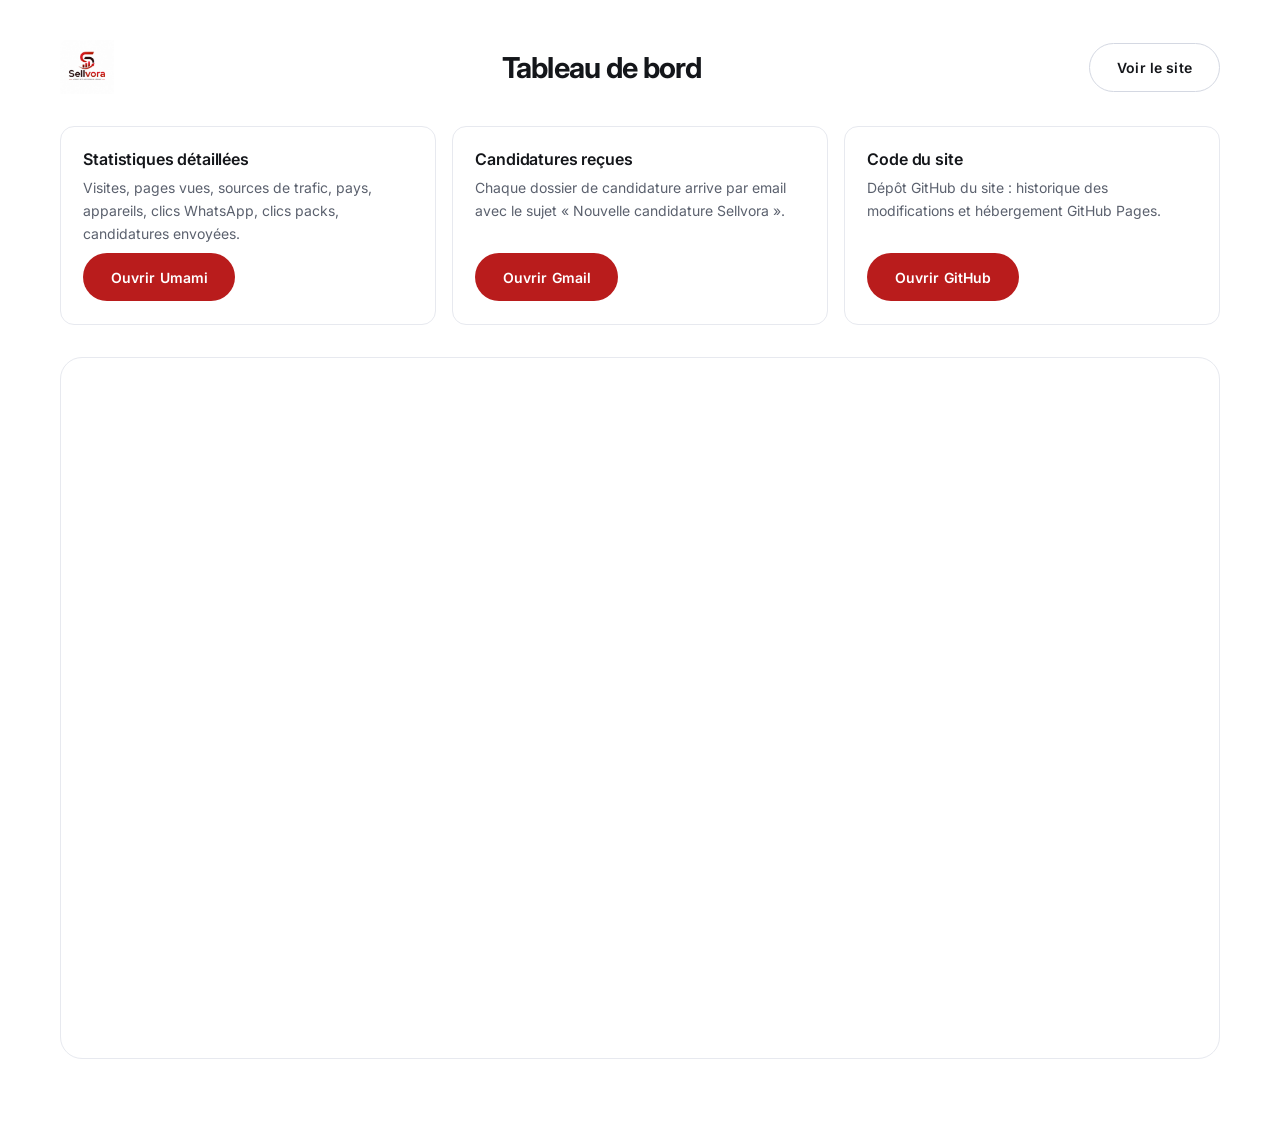
<file: admin.html>
<!DOCTYPE html>
<html lang="fr">
<head>
  <meta charset="UTF-8" />
  <meta name="viewport" content="width=device-width, initial-scale=1.0" />
  <meta name="robots" content="noindex, nofollow" />
  <title>Admin — Sellvora</title>
  <link rel="icon" type="image/png" href="images/logo.png" />
  <link rel="preconnect" href="https://fonts.googleapis.com" />
  <link rel="preconnect" href="https://fonts.gstatic.com" crossorigin />
  <link rel="stylesheet" href="https://fonts.googleapis.com/css2?family=Inter:wght@300;400;500;600;700;800&display=swap" />
  <link rel="stylesheet" href="css/styles.css" />
  <style>
    .admin-wrap { width: min(1160px, 100% - 3rem); margin-inline: auto; padding-block: 2.5rem 4rem; }
    .admin-head { display: flex; align-items: center; justify-content: space-between; gap: 1rem; flex-wrap: wrap; margin-bottom: 2rem; }
    .admin-head img { height: 3.4rem; }
    .admin-head h1 { font-size: var(--text-2xl); }
    .admin-grid { display: grid; grid-template-columns: repeat(3, 1fr); gap: 1rem; margin-bottom: 2rem; }
    .admin-card {
      background: #fff; border: 1px solid var(--border); border-radius: var(--radius);
      padding: 1.4rem; display: flex; flex-direction: column; gap: 0.5rem;
    }
    .admin-card h3 { font-size: var(--text-base); }
    .admin-card p { font-size: var(--text-sm); color: var(--ink-soft); flex-grow: 1; }
    .admin-card .btn { align-self: flex-start; }
    .admin-frame {
      width: 100%; height: 78vh; border: 1px solid var(--border); border-radius: var(--radius-lg);
      background: #fff;
    }
    .admin-note {
      background: var(--blue-soft); border: 1px solid var(--blue-border); border-radius: var(--radius);
      padding: 1.2rem 1.4rem; font-size: var(--text-sm); color: var(--ink); margin-bottom: 2rem;
    }
    .admin-note ol { list-style: decimal; padding-left: 1.3rem; display: grid; gap: 0.35rem; margin-top: 0.5rem; }
    .admin-note code { background: #fff; border: 1px solid var(--border); border-radius: 6px; padding: 0.1rem 0.4rem; font-size: 0.85em; }
    #gate { min-height: 100dvh; display: grid; place-items: center; background: var(--paper-soft); }
    .gate-card {
      background: #fff; border: 1px solid var(--border); border-radius: var(--radius-lg);
      box-shadow: var(--shadow-md); padding: 2.5rem; width: min(400px, 90vw); text-align: center;
    }
    .gate-card img { height: 4rem; margin: 0 auto 1rem; }
    .gate-card h1 { font-size: var(--text-xl); margin-bottom: 1.2rem; }
    .gate-card input {
      width: 100%; font: inherit; padding: 0.8rem 1rem; border: 1px solid var(--border-strong);
      border-radius: 10px; margin-bottom: 0.8rem; text-align: center;
    }
    .gate-card input:focus { outline: none; border-color: var(--blue); box-shadow: 0 0 0 4px rgba(220, 38, 38, 0.12); }
    .gate-card .btn { width: 100%; }
    .gate-err { color: #b91c1c; font-size: var(--text-xs); margin-top: 0.6rem; display: none; }
    @media (max-width: 768px) { .admin-grid { grid-template-columns: 1fr; } }
  </style>
</head>
<body>

  <!-- Tableau de bord (pas de porte d'accès : la page n'est pas indexée et ne
       contient aucune donnée sensible — Umami/Gmail/GitHub ont leurs propres comptes.) -->
  <div id="dashboard">
    <div class="admin-wrap">
      <div class="admin-head">
        <img src="images/logo.png" alt="Sellvora" />
        <h1>Tableau de bord</h1>
        <a href="index.html" class="btn btn--ghost">Voir le site</a>
      </div>

      <div class="admin-grid">
        <div class="admin-card">
          <h3>Statistiques détaillées</h3>
          <p>Visites, pages vues, sources de trafic, pays, appareils, clics WhatsApp, clics packs, candidatures envoyées.</p>
          <a href="https://cloud.umami.is" target="_blank" rel="noopener" class="btn btn--primary">Ouvrir Umami</a>
        </div>
        <div class="admin-card">
          <h3>Candidatures reçues</h3>
          <p>Chaque dossier de candidature arrive par email avec le sujet « Nouvelle candidature Sellvora ».</p>
          <a href="https://mail.google.com/mail/u/0/#search/%22Nouvelle+candidature+Sellvora%22" target="_blank" rel="noopener" class="btn btn--primary">Ouvrir Gmail</a>
        </div>
        <div class="admin-card">
          <h3>Code du site</h3>
          <p>Dépôt GitHub du site : historique des modifications et hébergement GitHub Pages.</p>
          <a href="https://github.com/patrickkidy-debug/MEDIAB" target="_blank" rel="noopener" class="btn btn--primary">Ouvrir GitHub</a>
        </div>
      </div>

      <div class="admin-note" id="setupNote">
        <strong>Configuration Umami (une seule fois) :</strong>
        <ol>
          <li>Crée un compte gratuit sur <a href="https://cloud.umami.is/signup" target="_blank" rel="noopener"><strong>cloud.umami.is</strong></a></li>
          <li>Ajoute un site : <em>Settings → Websites → Add website</em> (domaine : <code>patrickkidy-debug.github.io</code>)</li>
          <li>Copie le <strong>Website ID</strong> et colle-le dans <code>js/analytics.js</code> (ligne UMAMI_WEBSITE_ID)</li>
          <li>Pour afficher le dashboard ici : <em>Edit → Enable share URL</em>, copie l'adresse et colle-la ci-dessous dans <code>admin.html</code> (ligne UMAMI_SHARE_URL)</li>
        </ol>
      </div>

      <iframe id="umamiFrame" class="admin-frame" title="Statistiques Umami" hidden></iframe>
    </div>
  </div>

  <script>
    (function () {
      "use strict";

      var UMAMI_SHARE_URL = "https://cloud.umami.is/share/SBL07lm5vmw3SA4Z";

      var frame = document.getElementById("umamiFrame");
      var note = document.getElementById("setupNote");
      if (UMAMI_SHARE_URL && frame) {
        frame.src = UMAMI_SHARE_URL;
        frame.hidden = false;
        if (note) note.hidden = true;
      }
    })();
  </script>
</body>
</html>
</file>
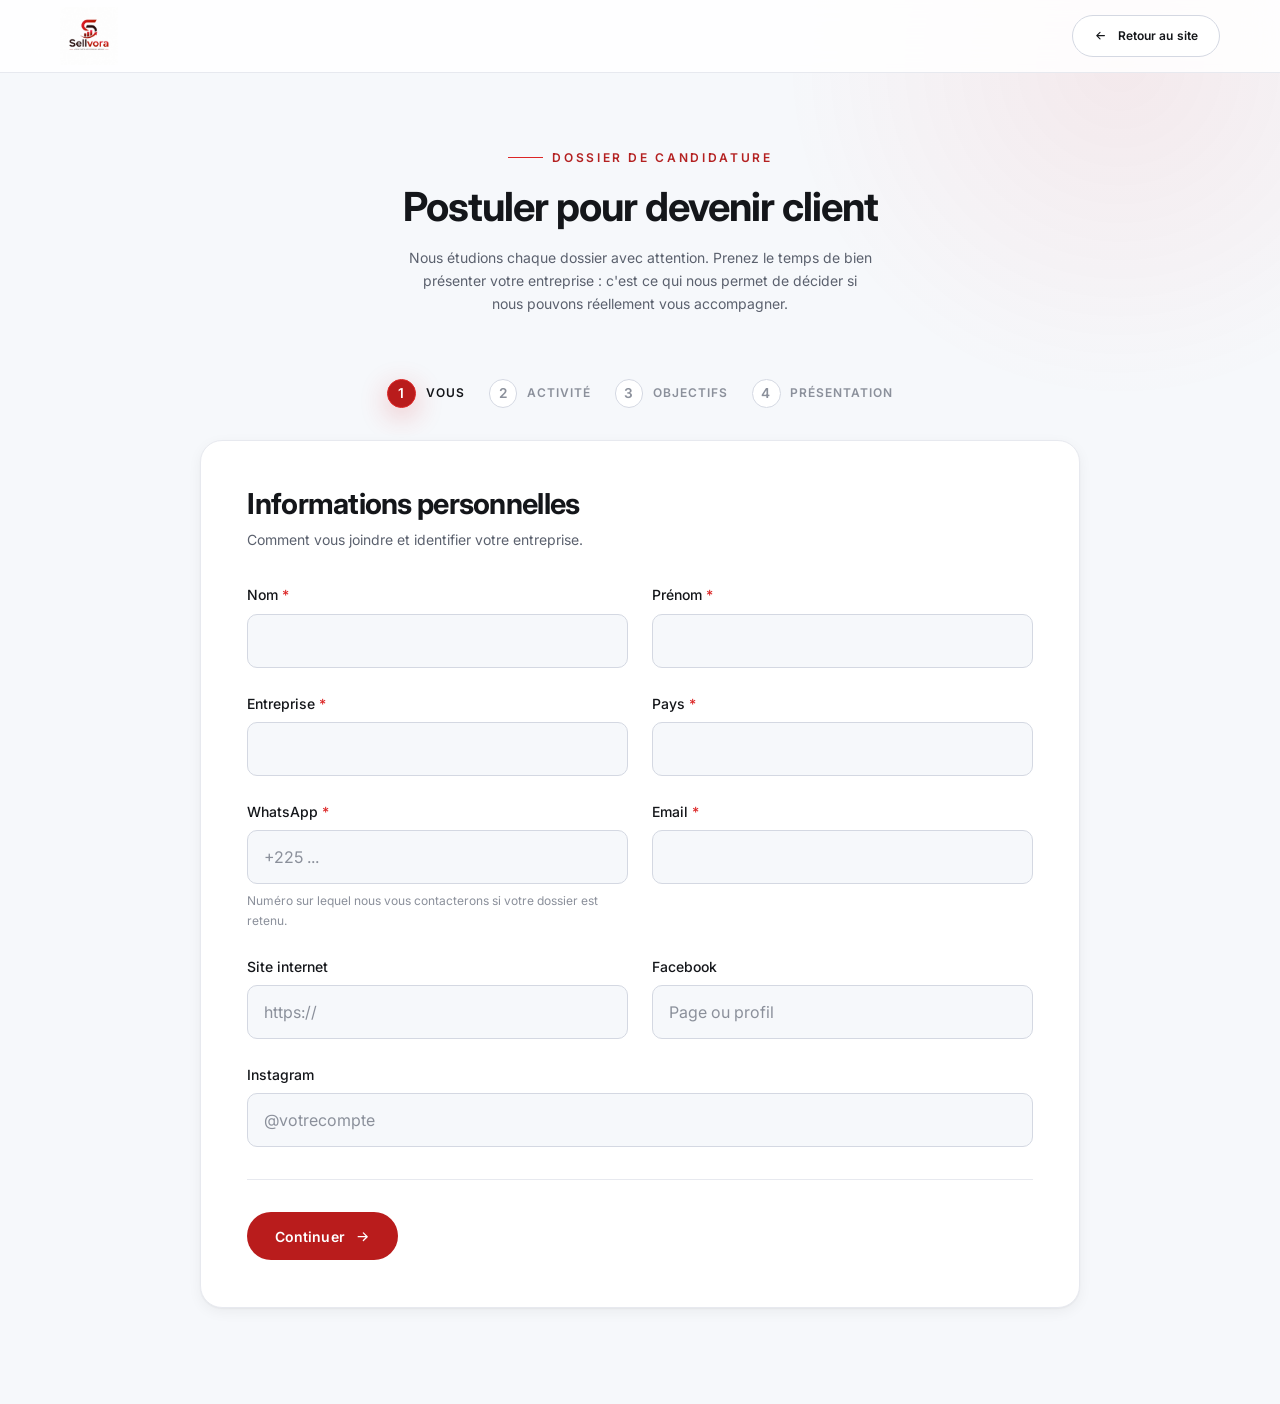
<file: candidature.html>
<!DOCTYPE html>
<html lang="fr">
<head>
  <meta charset="UTF-8" />
  <meta name="viewport" content="width=device-width, initial-scale=1" />
  <title>Candidature — Sellvora</title>
  <meta name="description" content="Postulez pour devenir client de Sellvora. Chaque dossier est étudié avec attention. Nous sélectionnons uniquement les entreprises avec lesquelles nous pouvons construire une collaboration durable." />
  <meta name="robots" content="noindex, follow" />
  <meta name="theme-color" content="#ffffff" />
  <link rel="icon" type="image/png" href="images/logo.png" />

  <link rel="preconnect" href="https://fonts.googleapis.com" />
  <link rel="preconnect" href="https://fonts.gstatic.com" crossorigin />
  <link rel="stylesheet" href="https://fonts.googleapis.com/css2?family=Inter:wght@300;400;500;600;700;800&display=swap" />
  <link rel="stylesheet" href="css/styles.css" />
</head>
<body class="apply-page">

  <!-- ============ NAVIGATION ============ -->
  <header class="nav is-scrolled" id="nav">
    <div class="container nav__inner">
      <a href="index.html" class="nav__logo" aria-label="Sellvora — accueil"><img src="images/logo.png" alt="Sellvora" /></a>
      <div class="nav__cta">
        <a href="index.html" class="btn btn--ghost">
          <svg viewBox="0 0 24 24" fill="none" stroke="currentColor" stroke-width="2" stroke-linecap="round" stroke-linejoin="round" style="width:1.1em;height:1.1em"><path d="M19 12H5M11 6l-6 6 6 6"/></svg>
          Retour au site
        </a>
      </div>
    </div>
  </header>

  <main>
    <div class="container container--narrow">

      <!-- En-tête -->
      <section class="apply-hero">
        <span class="eyebrow" style="justify-content:center">Dossier de candidature</span>
        <h1>Postuler pour devenir client</h1>
        <p>Nous étudions chaque dossier avec attention. Prenez le temps de bien présenter votre entreprise : c'est ce qui nous permet de décider si nous pouvons réellement vous accompagner.</p>
      </section>

      <!-- Indicateur d'étapes -->
      <div class="stepper" id="stepper">
        <div class="stepper__item is-active" data-step="1"><i>1</i> Vous</div>
        <div class="stepper__item" data-step="2"><i>2</i> Activité</div>
        <div class="stepper__item" data-step="3"><i>3</i> Objectifs</div>
        <div class="stepper__item" data-step="4"><i>4</i> Présentation</div>
      </div>

      <!-- Formulaire -->
      <form class="form-card" id="applyForm" novalidate>

        <!-- ÉTAPE 1 — INFORMATIONS PERSONNELLES -->
        <div class="form-step is-active" data-step="1">
          <h2>Informations personnelles</h2>
          <p class="form-intro">Comment vous joindre et identifier votre entreprise.</p>
          <div class="form-grid">
            <div class="field">
              <label for="nom">Nom <span class="req">*</span></label>
              <input type="text" id="nom" name="nom" autocomplete="family-name" required />
              <span class="error">Veuillez indiquer votre nom.</span>
            </div>
            <div class="field">
              <label for="prenom">Prénom <span class="req">*</span></label>
              <input type="text" id="prenom" name="prenom" autocomplete="given-name" required />
              <span class="error">Veuillez indiquer votre prénom.</span>
            </div>
            <div class="field">
              <label for="entreprise">Entreprise <span class="req">*</span></label>
              <input type="text" id="entreprise" name="entreprise" autocomplete="organization" required />
              <span class="error">Veuillez indiquer le nom de votre entreprise.</span>
            </div>
            <div class="field">
              <label for="pays">Pays <span class="req">*</span></label>
              <input type="text" id="pays" name="pays" autocomplete="country-name" required />
              <span class="error">Veuillez indiquer votre pays.</span>
            </div>
            <div class="field">
              <label for="whatsapp">WhatsApp <span class="req">*</span></label>
              <input type="tel" id="whatsapp" name="whatsapp" inputmode="tel" placeholder="+225 ..." autocomplete="tel" required />
              <span class="hint">Numéro sur lequel nous vous contacterons si votre dossier est retenu.</span>
              <span class="error">Veuillez indiquer un numéro WhatsApp valide.</span>
            </div>
            <div class="field">
              <label for="email">Email <span class="req">*</span></label>
              <input type="email" id="email" name="email" inputmode="email" autocomplete="email" required />
              <span class="error">Veuillez indiquer une adresse email valide.</span>
            </div>
            <div class="field">
              <label for="site">Site internet</label>
              <input type="url" id="site" name="site" inputmode="url" placeholder="https://" />
            </div>
            <div class="field">
              <label for="facebook">Facebook</label>
              <input type="text" id="facebook" name="facebook" placeholder="Page ou profil" />
            </div>
            <div class="field field--full">
              <label for="instagram">Instagram</label>
              <input type="text" id="instagram" name="instagram" placeholder="@votrecompte" />
            </div>
          </div>
          <div class="form-nav">
            <button type="button" class="btn btn--ghost" data-prev hidden>Précédent</button>
            <button type="button" class="btn btn--primary" data-next>Continuer
              <svg viewBox="0 0 24 24" fill="none" stroke="currentColor" stroke-width="2" stroke-linecap="round" stroke-linejoin="round" style="width:1.1em;height:1.1em"><path d="M5 12h14M13 6l6 6-6 6"/></svg>
            </button>
          </div>
        </div>

        <!-- ÉTAPE 2 — ACTIVITÉ -->
        <div class="form-step" data-step="2">
          <h2>Votre activité</h2>
          <p class="form-intro">Pour comprendre votre modèle et votre maturité.</p>
          <div class="form-grid">
            <div class="field field--full">
              <label for="produits">Que vendez-vous ? <span class="req">*</span></label>
              <input type="text" id="produits" name="produits" required />
              <span class="error">Veuillez décrire ce que vous vendez.</span>
            </div>
            <div class="field">
              <label for="anciennete">Depuis combien de temps ? <span class="req">*</span></label>
              <input type="text" id="anciennete" name="anciennete" placeholder="Ex. 2 ans" required />
              <span class="error">Champ requis.</span>
            </div>
            <div class="field">
              <label for="prix_moyen">Quel est votre prix moyen ? <span class="req">*</span></label>
              <input type="text" id="prix_moyen" name="prix_moyen" placeholder="Ex. 15 000 FCFA" required />
              <span class="error">Champ requis.</span>
            </div>
            <div class="field">
              <label for="commandes">Combien de commandes réalisez-vous actuellement ? <span class="req">*</span></label>
              <input type="text" id="commandes" name="commandes" placeholder="Ex. 20 / mois" required />
              <span class="error">Champ requis.</span>
            </div>
            <div class="field">
              <label for="meta_ads">Utilisez-vous déjà Meta Ads ? <span class="req">*</span></label>
              <select id="meta_ads" name="meta_ads" required>
                <option value="" disabled selected>Sélectionnez…</option>
                <option value="non">Non, jamais</option>
                <option value="essaye">J'ai déjà essayé seul</option>
                <option value="oui-agence">Oui, avec une agence / freelance</option>
                <option value="oui-actif">Oui, campagnes actives en ce moment</option>
              </select>
              <span class="error">Veuillez faire un choix.</span>
            </div>
          </div>
          <div class="form-nav">
            <button type="button" class="btn btn--ghost" data-prev>Précédent</button>
            <button type="button" class="btn btn--primary" data-next>Continuer
              <svg viewBox="0 0 24 24" fill="none" stroke="currentColor" stroke-width="2" stroke-linecap="round" stroke-linejoin="round" style="width:1.1em;height:1.1em"><path d="M5 12h14M13 6l6 6-6 6"/></svg>
            </button>
          </div>
        </div>

        <!-- ÉTAPE 3 — OBJECTIFS -->
        <div class="form-step" data-step="3">
          <h2>Vos objectifs</h2>
          <p class="form-intro">Que souhaitez-vous obtenir ? Plusieurs choix possibles.</p>
          <div class="choice-grid" role="group" aria-label="Objectifs">
            <label class="choice">
              <input type="checkbox" name="objectifs" value="Augmenter les ventes" />
              <i><svg viewBox="0 0 24 24" fill="none" stroke="currentColor" stroke-width="3" stroke-linecap="round" stroke-linejoin="round"><path d="M20 6L9 17l-5-5"/></svg></i>
              <span>Augmenter les ventes</span>
            </label>
            <label class="choice">
              <input type="checkbox" name="objectifs" value="Plus de commandes WhatsApp" />
              <i><svg viewBox="0 0 24 24" fill="none" stroke="currentColor" stroke-width="3" stroke-linecap="round" stroke-linejoin="round"><path d="M20 6L9 17l-5-5"/></svg></i>
              <span>Plus de commandes WhatsApp</span>
            </label>
            <label class="choice">
              <input type="checkbox" name="objectifs" value="Développer votre e-commerce" />
              <i><svg viewBox="0 0 24 24" fill="none" stroke="currentColor" stroke-width="3" stroke-linecap="round" stroke-linejoin="round"><path d="M20 6L9 17l-5-5"/></svg></i>
              <span>Développer votre e-commerce</span>
            </label>
            <label class="choice">
              <input type="checkbox" name="objectifs" value="Lancer un nouveau produit" />
              <i><svg viewBox="0 0 24 24" fill="none" stroke="currentColor" stroke-width="3" stroke-linecap="round" stroke-linejoin="round"><path d="M20 6L9 17l-5-5"/></svg></i>
              <span>Lancer un nouveau produit</span>
            </label>
            <label class="choice">
              <input type="checkbox" name="objectifs" value="Autre" />
              <i><svg viewBox="0 0 24 24" fill="none" stroke="currentColor" stroke-width="3" stroke-linecap="round" stroke-linejoin="round"><path d="M20 6L9 17l-5-5"/></svg></i>
              <span>Autre</span>
            </label>
          </div>
          <p class="error" id="objErr" style="margin-top:1rem">Sélectionnez au moins un objectif.</p>

          <div class="field field--full" style="margin-top:2rem">
            <label id="packLabel">Quel pack vous intéresse ? <span class="req">*</span></label>
            <div class="choice-grid pack-choices" role="radiogroup" aria-labelledby="packLabel">
              <label class="choice choice--pack">
                <input type="radio" name="pack" value="starter" />
                <i><svg viewBox="0 0 24 24" fill="none" stroke="currentColor" stroke-width="3" stroke-linecap="round" stroke-linejoin="round"><path d="M20 6L9 17l-5-5"/></svg></i>
                <span><strong>Starter</strong><em>350 000 FCFA / mois</em></span>
              </label>
              <label class="choice choice--pack">
                <input type="radio" name="pack" value="growth" />
                <i><svg viewBox="0 0 24 24" fill="none" stroke="currentColor" stroke-width="3" stroke-linecap="round" stroke-linejoin="round"><path d="M20 6L9 17l-5-5"/></svg></i>
                <span><strong>Growth</strong><em>500 000 FCFA / mois · recommandé</em></span>
              </label>
              <label class="choice choice--pack">
                <input type="radio" name="pack" value="scale" />
                <i><svg viewBox="0 0 24 24" fill="none" stroke="currentColor" stroke-width="3" stroke-linecap="round" stroke-linejoin="round"><path d="M20 6L9 17l-5-5"/></svg></i>
                <span><strong>Scale</strong><em>1 000 000 FCFA / mois</em></span>
              </label>
              <label class="choice choice--pack">
                <input type="radio" name="pack" value="conseil" />
                <i><svg viewBox="0 0 24 24" fill="none" stroke="currentColor" stroke-width="3" stroke-linecap="round" stroke-linejoin="round"><path d="M20 6L9 17l-5-5"/></svg></i>
                <span><strong>Je ne sais pas encore</strong><em>Conseillez-moi selon mon activité</em></span>
              </label>
            </div>
            <p class="error" id="packErr" style="margin-top:0.6rem">Veuillez choisir un pack.</p>
          </div>

          <div class="form-nav">
            <button type="button" class="btn btn--ghost" data-prev>Précédent</button>
            <button type="button" class="btn btn--primary" data-next>Continuer
              <svg viewBox="0 0 24 24" fill="none" stroke="currentColor" stroke-width="2" stroke-linecap="round" stroke-linejoin="round" style="width:1.1em;height:1.1em"><path d="M5 12h14M13 6l6 6-6 6"/></svg>
            </button>
          </div>
        </div>

        <!-- ÉTAPE 4 — PRÉSENTATION OBLIGATOIRE -->
        <div class="form-step" data-step="4">
          <h2>Présentez votre entreprise</h2>
          <p class="form-intro">Cette partie est obligatoire avant toute prise de contact. Plus votre présentation est claire, plus votre dossier a de chances d'être retenu.</p>

          <div class="field field--full">
            <label for="presentation">Votre présentation <span class="req">*</span></label>
            <span class="hint" style="margin-bottom:.6rem">Expliquez : votre activité · vos produits · votre marché · vos difficultés · vos attentes · pourquoi vous souhaitez travailler avec Sellvora.</span>
            <textarea id="presentation" name="presentation" minlength="200" required
              placeholder="Présentez votre entreprise, vos produits, votre marché, les difficultés que vous rencontrez, ce que vous attendez de nous et pourquoi vous souhaitez travailler avec Sellvora…"></textarea>
            <div class="char-count" id="charCount">0 caractère · minimum 200</div>
            <span class="error">Merci de rédiger une présentation d'au moins 200 caractères.</span>
          </div>

          <label class="choice field--full" style="margin-top:1.5rem">
            <input type="checkbox" id="consent" name="consent" required />
            <i><svg viewBox="0 0 24 24" fill="none" stroke="currentColor" stroke-width="3" stroke-linecap="round" stroke-linejoin="round"><path d="M20 6L9 17l-5-5"/></svg></i>
            <span>J'accepte que Sellvora traite ces informations pour étudier ma candidature, conformément à la politique de confidentialité.</span>
          </label>
          <p class="error" id="consentErr">Vous devez accepter pour envoyer votre candidature.</p>

          <div class="form-nav">
            <button type="button" class="btn btn--ghost" data-prev>Précédent</button>
            <button type="submit" class="btn btn--blue" id="submitBtn">Envoyer ma candidature
              <svg viewBox="0 0 24 24" fill="none" stroke="currentColor" stroke-width="2" stroke-linecap="round" stroke-linejoin="round" style="width:1.1em;height:1.1em"><path d="M22 2L11 13M22 2l-7 20-4-9-9-4 20-7z"/></svg>
            </button>
          </div>
        </div>
      </form>

      <!-- CONFIRMATION -->
      <section class="form-card confirm" id="confirmation" hidden>
        <div class="confirm__icon">
          <svg viewBox="0 0 24 24" fill="none" stroke="currentColor" stroke-width="2.2" stroke-linecap="round" stroke-linejoin="round"><path d="M22 11.08V12a10 10 0 1 1-5.93-9.14"/><path d="M22 4L12 14.01l-3-3"/></svg>
        </div>
        <h2>Merci.</h2>
        <p class="highlight">Votre candidature a bien été reçue.</p>
        <p>Notre équipe étudiera votre dossier avec attention. Nous sélectionnons uniquement les entreprises avec lesquelles nous pensons pouvoir construire une collaboration durable.</p>
        <p>Si votre candidature est retenue, nous vous contacterons sur WhatsApp sous <span class="highlight">24 à 48 heures</span>.</p>
        <a href="index.html" class="btn btn--primary">Retour à l'accueil</a>
      </section>

    </div>
  </main>

  <script src="js/apply.js" defer></script>
  <script src="js/analytics.js" defer></script>
</body>
</html>
</file>
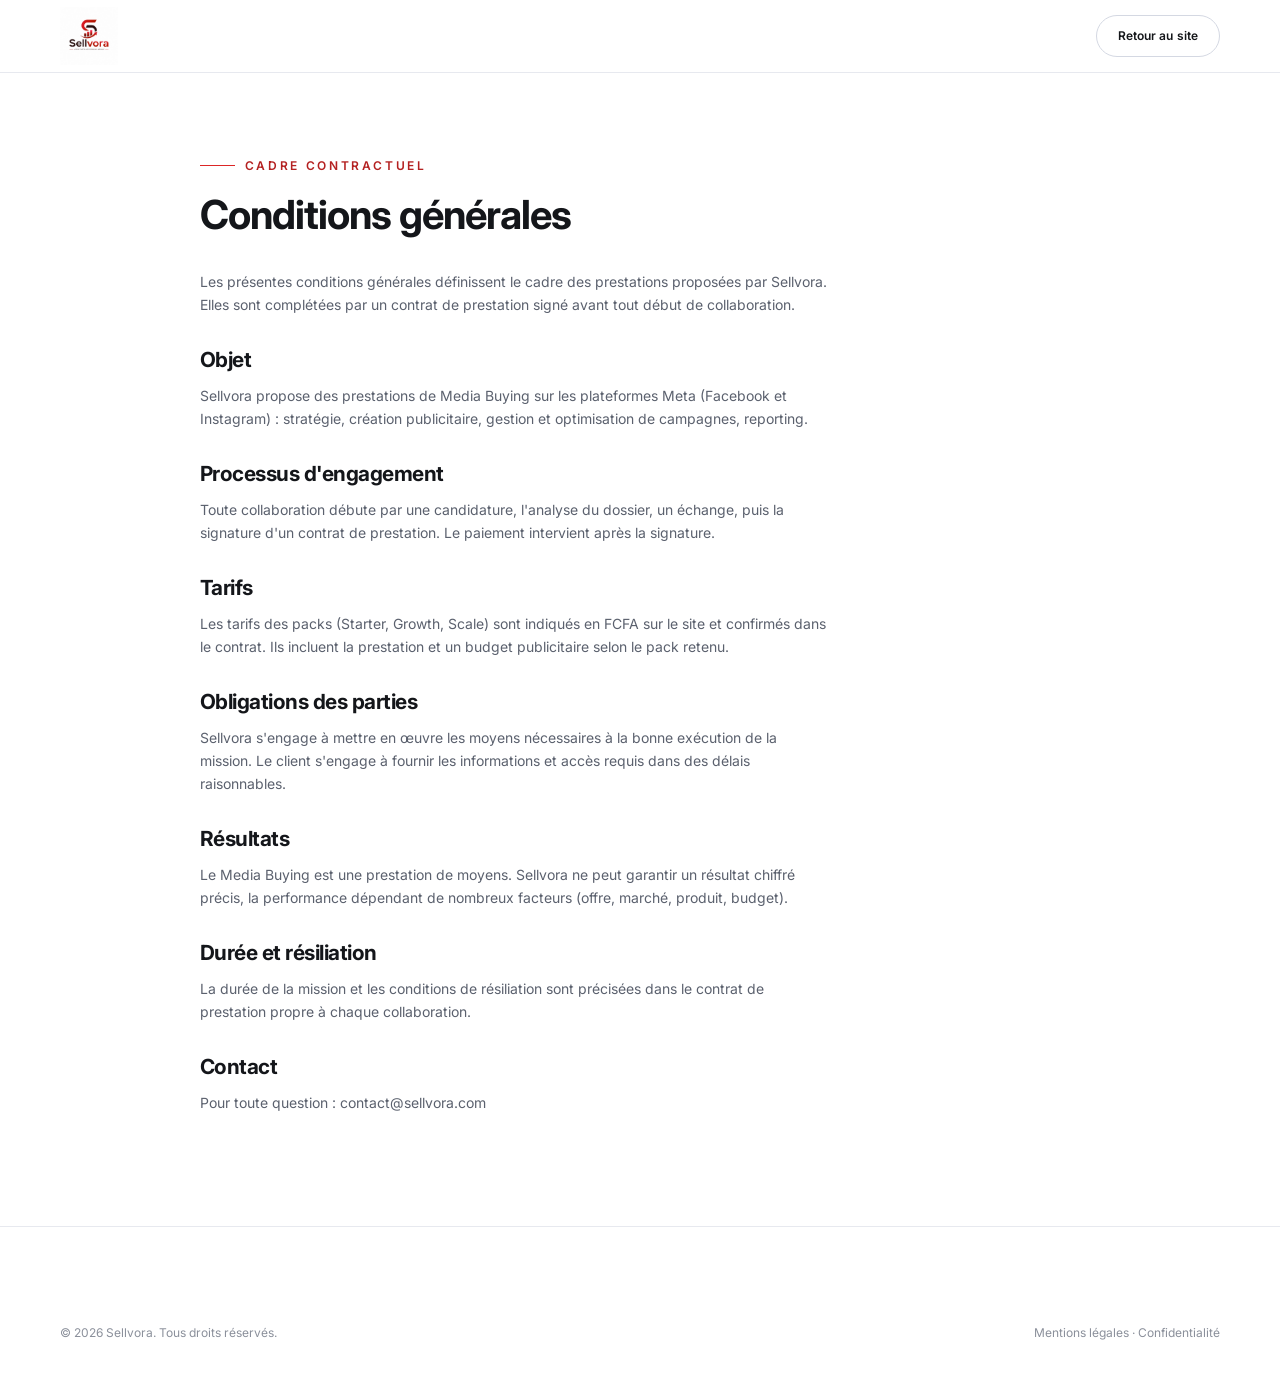
<file: cgv.html>
<!DOCTYPE html>
<html lang="fr">
<head>
  <meta charset="UTF-8" />
  <meta name="viewport" content="width=device-width, initial-scale=1" />
  <title>Conditions générales — Sellvora</title>
  <meta name="description" content="Conditions générales de prestation de Sellvora, agence de Media Buying Meta Ads." />
  <meta name="robots" content="noindex, follow" />
  <link rel="preconnect" href="https://fonts.googleapis.com" />
  <link rel="preconnect" href="https://fonts.gstatic.com" crossorigin />
  <link rel="stylesheet" href="https://fonts.googleapis.com/css2?family=Inter:wght@300;400;500;600;700;800&display=swap" />
  <link rel="stylesheet" href="css/styles.css" />
</head>
<body>
  <header class="nav is-scrolled">
    <div class="container nav__inner">
      <a href="index.html" class="nav__logo"><img src="images/logo.png" alt="Sellvora" /></a>
      <div class="nav__cta"><a href="index.html" class="btn btn--ghost">Retour au site</a></div>
    </div>
  </header>

  <main class="container container--narrow legal-page">
    <span class="eyebrow">Cadre contractuel</span>
    <h1>Conditions générales</h1>

    <p>Les présentes conditions générales définissent le cadre des prestations proposées par Sellvora. Elles sont complétées par un contrat de prestation signé avant tout début de collaboration.</p>

    <h2>Objet</h2>
    <p>Sellvora propose des prestations de Media Buying sur les plateformes Meta (Facebook et Instagram) : stratégie, création publicitaire, gestion et optimisation de campagnes, reporting.</p>

    <h2>Processus d'engagement</h2>
    <p>Toute collaboration débute par une candidature, l'analyse du dossier, un échange, puis la signature d'un contrat de prestation. Le paiement intervient après la signature.</p>

    <h2>Tarifs</h2>
    <p>Les tarifs des packs (Starter, Growth, Scale) sont indiqués en FCFA sur le site et confirmés dans le contrat. Ils incluent la prestation et un budget publicitaire selon le pack retenu.</p>

    <h2>Obligations des parties</h2>
    <p>Sellvora s'engage à mettre en œuvre les moyens nécessaires à la bonne exécution de la mission. Le client s'engage à fournir les informations et accès requis dans des délais raisonnables.</p>

    <h2>Résultats</h2>
    <p>Le Media Buying est une prestation de moyens. Sellvora ne peut garantir un résultat chiffré précis, la performance dépendant de nombreux facteurs (offre, marché, produit, budget).</p>

    <h2>Durée et résiliation</h2>
    <p>La durée de la mission et les conditions de résiliation sont précisées dans le contrat de prestation propre à chaque collaboration.</p>

    <h2>Contact</h2>
    <p>Pour toute question : contact@sellvora.com</p>
  </main>

  <footer class="footer">
    <div class="container footer__bottom" style="border:none">
      <span>© <span id="year">2026</span> Sellvora. Tous droits réservés.</span>
      <span><a href="mentions-legales.html">Mentions légales</a> · <a href="confidentialite.html">Confidentialité</a></span>
    </div>
  </footer>
  <script>document.getElementById("year").textContent = new Date().getFullYear();</script>
<script src="js/analytics.js" defer></script>
</body>
</html>
</file>
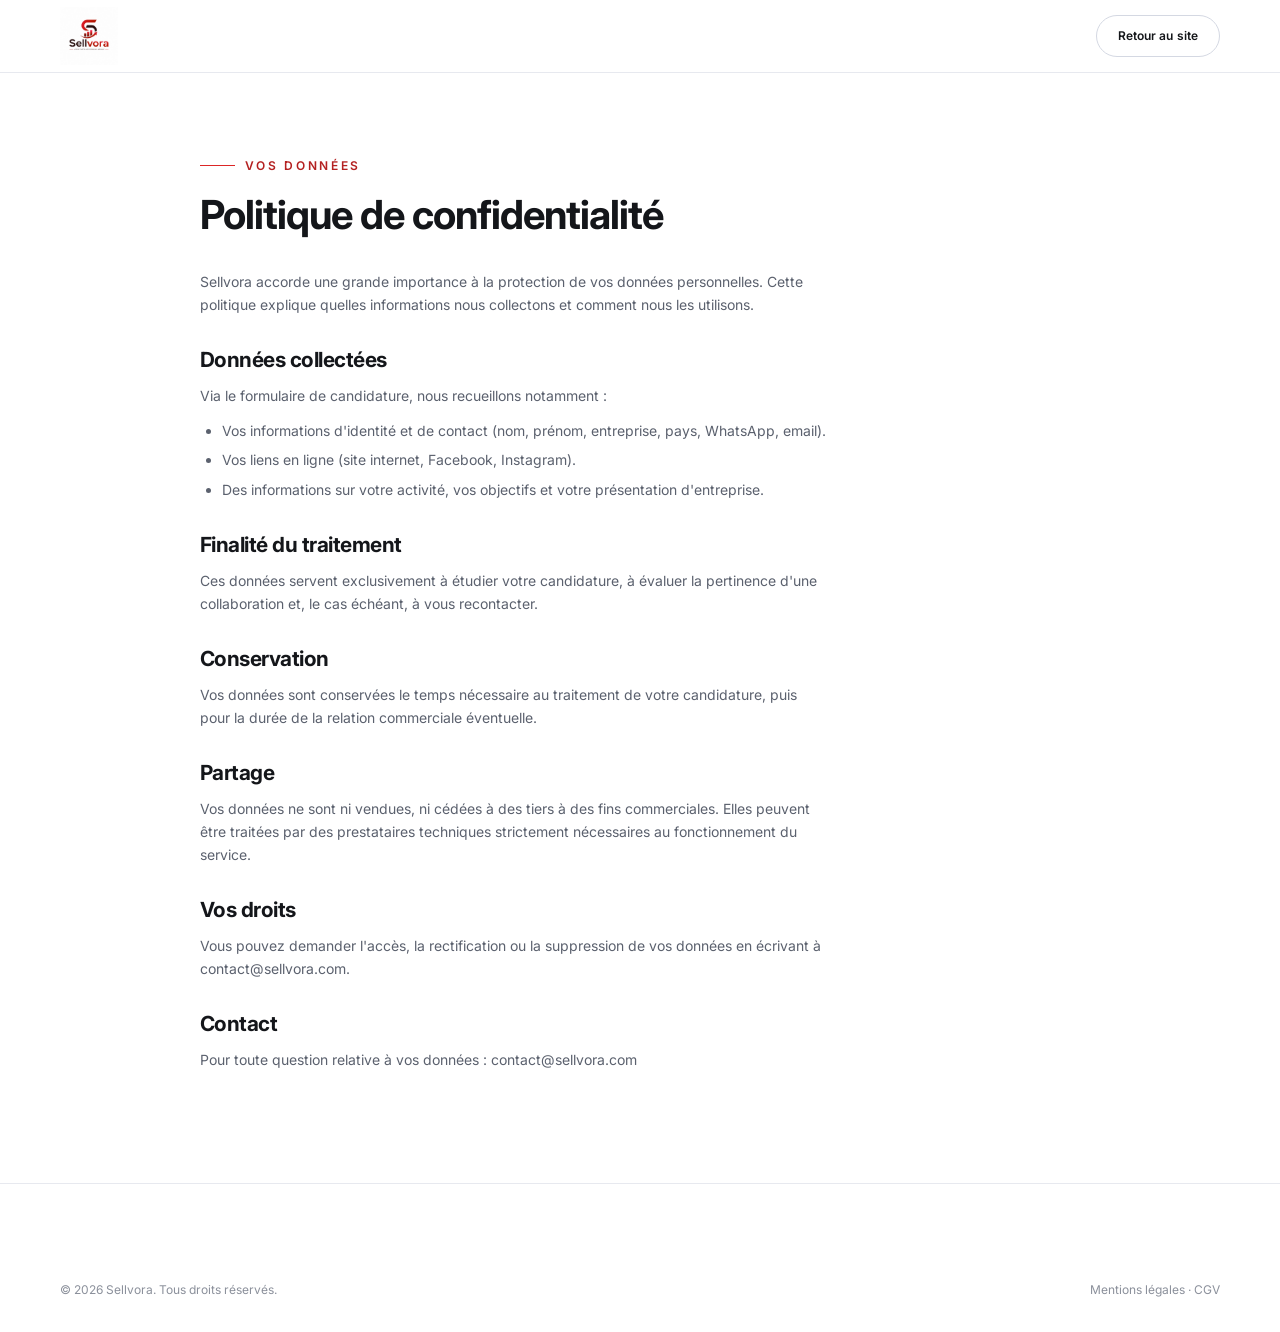
<file: confidentialite.html>
<!DOCTYPE html>
<html lang="fr">
<head>
  <meta charset="UTF-8" />
  <meta name="viewport" content="width=device-width, initial-scale=1" />
  <title>Politique de confidentialité — Sellvora</title>
  <meta name="description" content="Politique de confidentialité de Sellvora : comment nous collectons, utilisons et protégeons vos données de candidature." />
  <meta name="robots" content="noindex, follow" />
  <link rel="preconnect" href="https://fonts.googleapis.com" />
  <link rel="preconnect" href="https://fonts.gstatic.com" crossorigin />
  <link rel="stylesheet" href="https://fonts.googleapis.com/css2?family=Inter:wght@300;400;500;600;700;800&display=swap" />
  <link rel="stylesheet" href="css/styles.css" />
</head>
<body>
  <header class="nav is-scrolled">
    <div class="container nav__inner">
      <a href="index.html" class="nav__logo"><img src="images/logo.png" alt="Sellvora" /></a>
      <div class="nav__cta"><a href="index.html" class="btn btn--ghost">Retour au site</a></div>
    </div>
  </header>

  <main class="container container--narrow legal-page">
    <span class="eyebrow">Vos données</span>
    <h1>Politique de confidentialité</h1>

    <p>Sellvora accorde une grande importance à la protection de vos données personnelles. Cette politique explique quelles informations nous collectons et comment nous les utilisons.</p>

    <h2>Données collectées</h2>
    <p>Via le formulaire de candidature, nous recueillons notamment :</p>
    <ul>
      <li>Vos informations d'identité et de contact (nom, prénom, entreprise, pays, WhatsApp, email).</li>
      <li>Vos liens en ligne (site internet, Facebook, Instagram).</li>
      <li>Des informations sur votre activité, vos objectifs et votre présentation d'entreprise.</li>
    </ul>

    <h2>Finalité du traitement</h2>
    <p>Ces données servent exclusivement à étudier votre candidature, à évaluer la pertinence d'une collaboration et, le cas échéant, à vous recontacter.</p>

    <h2>Conservation</h2>
    <p>Vos données sont conservées le temps nécessaire au traitement de votre candidature, puis pour la durée de la relation commerciale éventuelle.</p>

    <h2>Partage</h2>
    <p>Vos données ne sont ni vendues, ni cédées à des tiers à des fins commerciales. Elles peuvent être traitées par des prestataires techniques strictement nécessaires au fonctionnement du service.</p>

    <h2>Vos droits</h2>
    <p>Vous pouvez demander l'accès, la rectification ou la suppression de vos données en écrivant à contact@sellvora.com.</p>

    <h2>Contact</h2>
    <p>Pour toute question relative à vos données : contact@sellvora.com</p>
  </main>

  <footer class="footer">
    <div class="container footer__bottom" style="border:none">
      <span>© <span id="year">2026</span> Sellvora. Tous droits réservés.</span>
      <span><a href="mentions-legales.html">Mentions légales</a> · <a href="cgv.html">CGV</a></span>
    </div>
  </footer>
  <script>document.getElementById("year").textContent = new Date().getFullYear();</script>
<script src="js/analytics.js" defer></script>
</body>
</html>
</file>
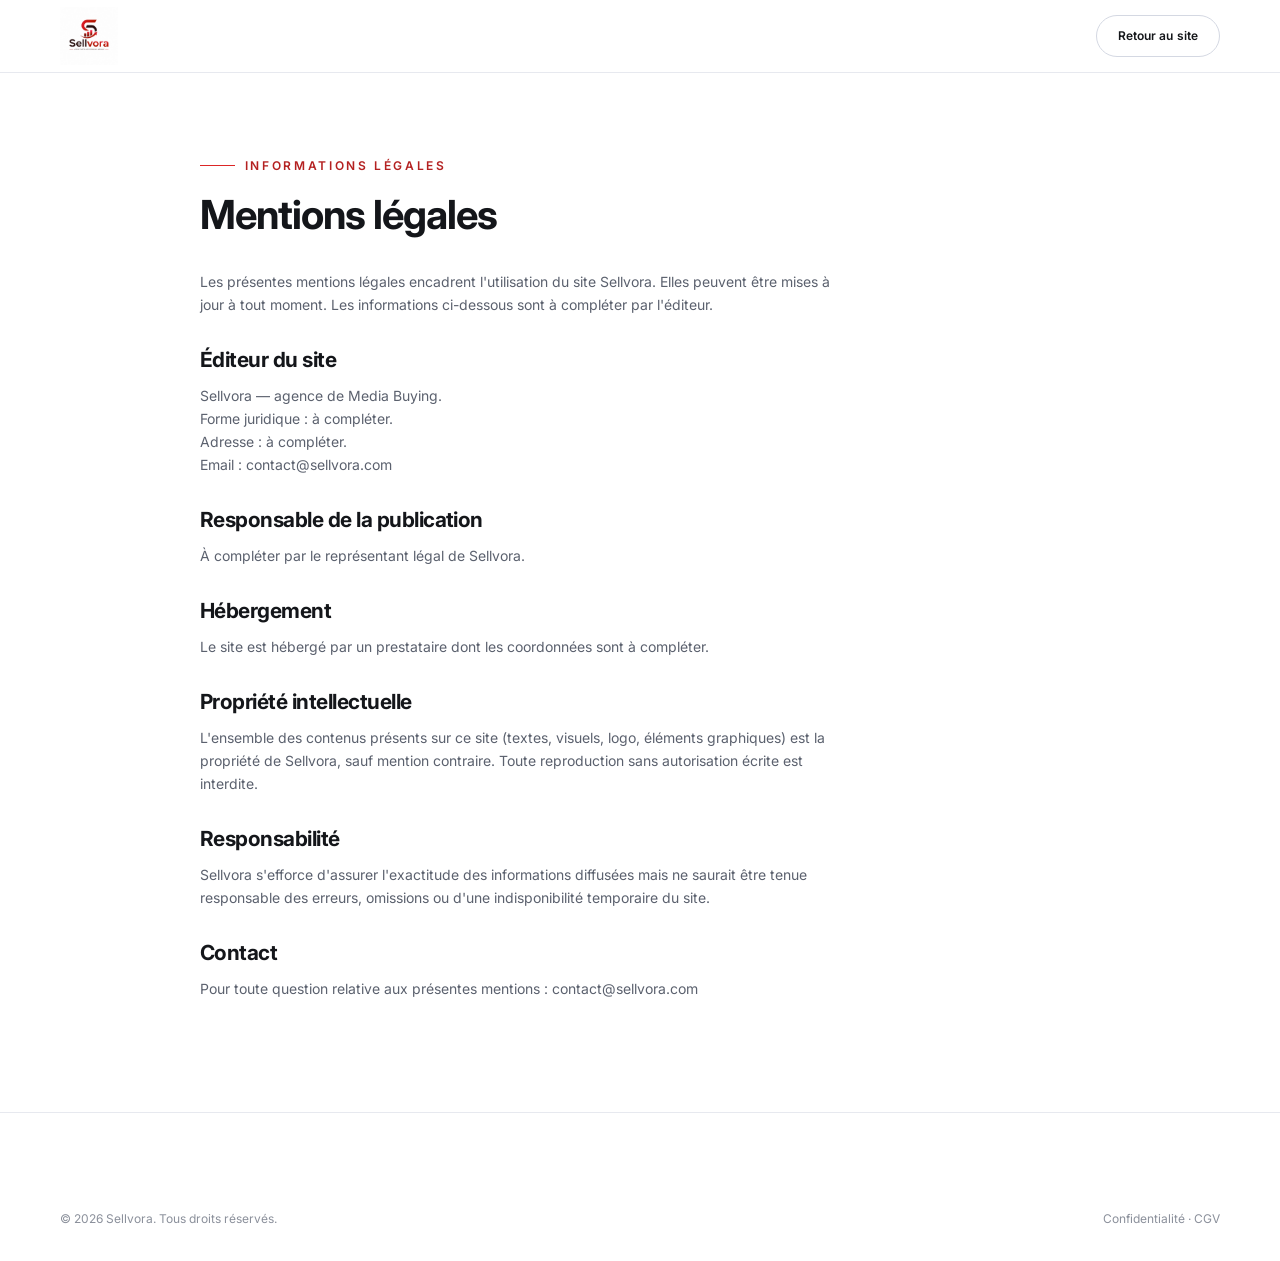
<file: mentions-legales.html>
<!DOCTYPE html>
<html lang="fr">
<head>
  <meta charset="UTF-8" />
  <meta name="viewport" content="width=device-width, initial-scale=1" />
  <title>Mentions légales — Sellvora</title>
  <meta name="description" content="Mentions légales de Sellvora, agence de Media Buying spécialisée dans les ventes WhatsApp et e-commerce en Afrique." />
  <meta name="robots" content="noindex, follow" />
  <link rel="preconnect" href="https://fonts.googleapis.com" />
  <link rel="preconnect" href="https://fonts.gstatic.com" crossorigin />
  <link rel="stylesheet" href="https://fonts.googleapis.com/css2?family=Inter:wght@300;400;500;600;700;800&display=swap" />
  <link rel="stylesheet" href="css/styles.css" />
</head>
<body>
  <header class="nav is-scrolled">
    <div class="container nav__inner">
      <a href="index.html" class="nav__logo"><img src="images/logo.png" alt="Sellvora" /></a>
      <div class="nav__cta"><a href="index.html" class="btn btn--ghost">Retour au site</a></div>
    </div>
  </header>

  <main class="container container--narrow legal-page">
    <span class="eyebrow">Informations légales</span>
    <h1>Mentions légales</h1>

    <p>Les présentes mentions légales encadrent l'utilisation du site Sellvora. Elles peuvent être mises à jour à tout moment. Les informations ci-dessous sont à compléter par l'éditeur.</p>

    <h2>Éditeur du site</h2>
    <p>Sellvora — agence de Media Buying.<br />Forme juridique : à compléter.<br />Adresse : à compléter.<br />Email : contact@sellvora.com</p>

    <h2>Responsable de la publication</h2>
    <p>À compléter par le représentant légal de Sellvora.</p>

    <h2>Hébergement</h2>
    <p>Le site est hébergé par un prestataire dont les coordonnées sont à compléter.</p>

    <h2>Propriété intellectuelle</h2>
    <p>L'ensemble des contenus présents sur ce site (textes, visuels, logo, éléments graphiques) est la propriété de Sellvora, sauf mention contraire. Toute reproduction sans autorisation écrite est interdite.</p>

    <h2>Responsabilité</h2>
    <p>Sellvora s'efforce d'assurer l'exactitude des informations diffusées mais ne saurait être tenue responsable des erreurs, omissions ou d'une indisponibilité temporaire du site.</p>

    <h2>Contact</h2>
    <p>Pour toute question relative aux présentes mentions : contact@sellvora.com</p>
  </main>

  <footer class="footer">
    <div class="container footer__bottom" style="border:none">
      <span>© <span id="year">2026</span> Sellvora. Tous droits réservés.</span>
      <span><a href="confidentialite.html">Confidentialité</a> · <a href="cgv.html">CGV</a></span>
    </div>
  </footer>
  <script>document.getElementById("year").textContent = new Date().getFullYear();</script>
<script src="js/analytics.js" defer></script>
</body>
</html>
</file>
<file: css/styles.css>
/* ============================================================
   SELLVORA — Design System (Clair Premium / Glassmorphism)
   Palette : Blanc / Noir / Bleu — Vert réservé aux stats
   Typographie : Inter
   ============================================================ */

:root {
  /* Couleurs — thème clair */
  --ink: #14161a;               /* texte principal */
  --ink-soft: #5b616e;          /* texte secondaire */
  --ink-faint: #8b909b;         /* texte discret */
  --paper: #ffffff;             /* fond de page */
  --paper-soft: #f6f8fb;        /* fond de section alternée */
  --surface: #ffffff;
  --surface-hover: #f6f8fb;
  --blue: #dc2626;              /* accent principal — rouge */
  --blue-deep: #b91c1c;
  --blue-soft: #fdecec;
  --blue-line: #b42121;         /* accent rouge lisible sur fond clair */
  --blue-border: #f2c4c4;
  --green: #047857;             /* statistiques positives uniquement */
  --green-soft: #e8f6f0;
  --border: #e7e9ef;
  --border-strong: #d4d8e2;

  /* Typographie */
  --font-display: "Inter", "Segoe UI", sans-serif;
  --font-body: "Inter", "Segoe UI", sans-serif;

  /* Échelle fluide — réduite */
  --text-xs: 0.75rem;
  --text-sm: 0.875rem;
  --text-base: 1rem;
  --text-lg: 1.0625rem;
  --text-xl: clamp(1.1rem, 1rem + 0.4vw, 1.3rem);
  --text-2xl: clamp(1.35rem, 1.15rem + 0.9vw, 1.8rem);
  --text-3xl: clamp(1.7rem, 1.35rem + 1.6vw, 2.5rem);
  --text-hero: clamp(2rem, 1.5rem + 2.6vw, 3.4rem);

  /* Espacement */
  --space-1: 0.25rem;
  --space-2: 0.5rem;
  --space-3: 0.75rem;
  --space-4: 1rem;
  --space-6: 1.5rem;
  --space-8: 2rem;
  --space-12: 3rem;
  --space-16: 4rem;
  --space-24: 6rem;
  --section-y: clamp(4rem, 3rem + 5vw, 7.5rem);

  /* Divers */
  --radius: 14px;
  --radius-lg: 22px;
  --radius-pill: 999px;
  --shadow-sm: 0 1px 2px rgba(20, 22, 26, 0.05), 0 4px 14px rgba(20, 22, 26, 0.05);
  --shadow-md: 0 2px 6px rgba(20, 22, 26, 0.06), 0 18px 44px rgba(20, 22, 26, 0.09);
  --glow-blue: 0 8px 28px rgba(220, 38, 38, 0.28);
  --ease: cubic-bezier(0.22, 1, 0.36, 1);
  --dur: 0.55s;
}

/* ---------- Reset ---------- */
*, *::before, *::after { box-sizing: border-box; margin: 0; padding: 0; }
html { scroll-behavior: smooth; -webkit-text-size-adjust: 100%; }
body {
  font-family: var(--font-body);
  font-size: var(--text-base);
  font-weight: 400;
  line-height: 1.65;
  color: var(--ink);
  background: var(--paper);
  -webkit-font-smoothing: antialiased;
  overflow-x: hidden;
}
img, svg { display: block; max-width: 100%; }
a { color: inherit; text-decoration: none; }
button { font: inherit; cursor: pointer; background: none; border: none; color: inherit; }
ul, ol { list-style: none; }
:focus-visible { outline: 3px solid var(--blue); outline-offset: 3px; border-radius: 4px; }
::selection { background: var(--blue); color: #fff; }

h1, h2, h3 { font-family: var(--font-display); font-weight: 700; line-height: 1.15; letter-spacing: -0.025em; }
h1 { font-size: var(--text-hero); }
h2 { font-size: var(--text-3xl); }
h3 { font-size: var(--text-xl); font-weight: 600; letter-spacing: -0.01em; }

.container { width: min(1160px, 100% - 3rem); margin-inline: auto; }
.container--narrow { width: min(880px, 100% - 3rem); margin-inline: auto; }
.section { padding-block: var(--section-y); }

/* Carte — base réutilisée */
.glass, .feature, .pack, .faq__item, .process__step, .form-card, .kpi, .phone, .contract__card {
  background: var(--surface);
  border: 1px solid var(--border);
}

/* ---------- Utilitaires ---------- */
.eyebrow {
  display: inline-flex;
  align-items: center;
  gap: 0.6rem;
  font-size: var(--text-xs);
  font-weight: 600;
  letter-spacing: 0.22em;
  text-transform: uppercase;
  color: var(--blue-line);
  margin-bottom: var(--space-4);
}
.eyebrow::before {
  content: "";
  width: 2.2rem;
  height: 1px;
  background: var(--blue);
}
.section-head { max-width: 640px; margin-bottom: clamp(2.2rem, 1.8rem + 2vw, 3.5rem); }
.section-head p { margin-top: var(--space-4); color: var(--ink-soft); font-size: var(--text-lg); }
.section-head--center { margin-inline: auto; text-align: center; }
.section-head--center .eyebrow { justify-content: center; }
.accent {
  color: transparent;
  background: linear-gradient(120deg, var(--blue-deep), var(--blue));
  -webkit-background-clip: text;
  background-clip: text;
}
.stat-positive { color: var(--green); }

/* ---------- Boutons ---------- */
.btn {
  display: inline-flex;
  align-items: center;
  justify-content: center;
  gap: 0.65rem;
  min-height: 3rem;
  padding: 0.75rem 1.7rem;
  border-radius: var(--radius-pill);
  font-weight: 600;
  font-size: var(--text-sm);
  letter-spacing: 0.01em;
  transition: transform 0.25s var(--ease), box-shadow 0.25s var(--ease),
    background-color 0.25s var(--ease), color 0.25s var(--ease), border-color 0.25s var(--ease);
  cursor: pointer;
  white-space: nowrap;
}
.btn svg { width: 1.1em; height: 1.1em; transition: transform 0.25s var(--ease); }
.btn:hover svg { transform: translateX(3px); }
.btn:active { transform: scale(0.97); }

.btn--primary { background: var(--blue-deep); color: #fff; }
.btn--primary:hover { background: var(--blue); box-shadow: var(--glow-blue); transform: translateY(-2px); }

.btn--blue { background: var(--blue-deep); color: #fff; }
.btn--blue:hover { background: var(--blue); box-shadow: var(--glow-blue); transform: translateY(-2px); }

.btn--ghost { background: var(--surface); color: var(--ink); border: 1px solid var(--border-strong); }
.btn--ghost:hover { border-color: var(--ink); transform: translateY(-2px); }

.btn--light { background: var(--ink); color: #fff; }
.btn--light:hover { background: var(--blue-deep); box-shadow: var(--glow-blue); transform: translateY(-2px); }

.btn--lg { min-height: 3.35rem; padding: 0.9rem 2.1rem; font-size: var(--text-base); }

/* ---------- Navigation ---------- */
.nav {
  position: fixed;
  inset-inline: 0;
  top: 0;
  z-index: 100;
  transition: background-color 0.3s var(--ease), box-shadow 0.3s var(--ease),
    backdrop-filter 0.3s var(--ease);
}
.nav.is-scrolled {
  background: rgba(255, 255, 255, 0.85);
  backdrop-filter: blur(16px);
  -webkit-backdrop-filter: blur(16px);
  box-shadow: 0 1px 0 var(--border);
}
.nav__inner {
  display: flex;
  align-items: center;
  justify-content: space-between;
  gap: var(--space-6);
  min-height: 4.5rem;
}
.nav__logo {
  font-family: var(--font-display);
  font-size: 1.3rem;
  font-weight: 800;
  letter-spacing: -0.03em;
  display: inline-flex;
  align-items: center;
}
.nav__logo span { color: var(--blue); }
.nav__logo img { height: 3.6rem; width: auto; }
.nav__links { display: flex; align-items: center; gap: clamp(1rem, 2vw, 2.2rem); }
.nav__links a {
  font-size: var(--text-sm);
  font-weight: 500;
  color: var(--ink-soft);
  padding: 0.5rem 0.15rem;
  position: relative;
  transition: color 0.2s var(--ease);
}
.nav__links a::after {
  content: "";
  position: absolute;
  left: 0;
  bottom: 0.2rem;
  width: 100%;
  height: 1.5px;
  background: var(--blue);
  transform: scaleX(0);
  transform-origin: right;
  transition: transform 0.3s var(--ease);
}
.nav__links a:hover { color: var(--ink); }
.nav__links a:hover::after { transform: scaleX(1); transform-origin: left; }
.nav__cta { display: flex; align-items: center; gap: var(--space-4); }
.nav__cta .btn { min-height: 2.6rem; padding: 0.55rem 1.3rem; font-size: var(--text-xs); }

.nav__burger {
  display: none;
  flex-direction: column;
  gap: 5px;
  padding: 0.7rem;
  border-radius: 8px;
}
.nav__burger span {
  width: 22px;
  height: 2px;
  background: var(--ink);
  transition: transform 0.3s var(--ease), opacity 0.2s;
}
.nav__burger[aria-expanded="true"] span:nth-child(1) { transform: translateY(7px) rotate(45deg); }
.nav__burger[aria-expanded="true"] span:nth-child(2) { opacity: 0; }
.nav__burger[aria-expanded="true"] span:nth-child(3) { transform: translateY(-7px) rotate(-45deg); }

/* ---------- Hero ---------- */
.hero {
  position: relative;
  padding-top: clamp(7.5rem, 6rem + 5vw, 10rem);
  padding-bottom: var(--section-y);
  overflow: hidden;
}
.hero::before {
  content: "";
  position: absolute;
  top: -24rem;
  right: -16rem;
  width: 58rem;
  height: 58rem;
  border-radius: 50%;
  background: radial-gradient(circle, rgba(220, 38, 38, 0.1), transparent 62%);
  pointer-events: none;
}
.hero::after {
  content: "";
  position: absolute;
  bottom: -26rem;
  left: -18rem;
  width: 50rem;
  height: 50rem;
  border-radius: 50%;
  background: radial-gradient(circle, rgba(220, 38, 38, 0.06), transparent 60%);
  pointer-events: none;
}
.hero__grid {
  position: relative;
  z-index: 1;
  display: grid;
  grid-template-columns: 1.05fr 0.95fr;
  align-items: center;
  gap: clamp(2.5rem, 2rem + 3vw, 5rem);
}
.hero h1 { margin-bottom: var(--space-6); }
.hero__sub {
  font-size: var(--text-lg);
  font-weight: 400;
  color: var(--ink-soft);
  max-width: 34rem;
  margin-bottom: var(--space-8);
}
.hero__actions { display: flex; flex-wrap: wrap; gap: var(--space-4); margin-bottom: var(--space-6); }
.hero__note {
  display: flex;
  align-items: center;
  gap: 0.55rem;
  font-size: var(--text-sm);
  color: var(--ink-faint);
}
.hero__note svg { width: 1rem; height: 1rem; color: var(--blue); flex-shrink: 0; }

/* Badge d'introduction hero */
.hero__badge {
  display: inline-flex;
  align-items: center;
  gap: 0.55rem;
  padding: 0.45rem 1rem;
  border-radius: var(--radius-pill);
  background: var(--blue-soft);
  border: 1px solid var(--blue-border);
  font-size: var(--text-xs);
  font-weight: 600;
  letter-spacing: 0.16em;
  text-transform: uppercase;
  color: var(--blue-line);
  margin-bottom: var(--space-6);
}
.hero__badge svg { width: 0.95rem; height: 0.95rem; }

/* Illustration hero — composition UI */
.hero__art { position: relative; min-height: 28rem; }
.hero__art-bg {
  position: absolute;
  inset: 8% 4%;
  border-radius: var(--radius-lg);
  background: linear-gradient(150deg, var(--blue-soft), #ffffff 55%, var(--blue-soft));
  border: 1px solid var(--blue-border);
}
.hero__art-grid {
  position: absolute;
  inset: 8% 4%;
  border-radius: var(--radius-lg);
  background-image: linear-gradient(rgba(220, 38, 38, 0.06) 1px, transparent 1px),
    linear-gradient(90deg, rgba(220, 38, 38, 0.06) 1px, transparent 1px);
  background-size: 34px 34px;
  mask-image: radial-gradient(circle at 55% 45%, #000 30%, transparent 75%);
  -webkit-mask-image: radial-gradient(circle at 55% 45%, #000 30%, transparent 75%);
}

.phone {
  position: relative;
  width: min(280px, 78%);
  margin-inline: auto;
  border-radius: 34px;
  box-shadow: var(--shadow-md);
  padding: 1.1rem 1rem 1.4rem;
  z-index: 2;
}
.phone__head {
  display: flex;
  align-items: center;
  gap: 0.7rem;
  padding-bottom: 0.85rem;
  border-bottom: 1px solid var(--border);
  margin-bottom: 0.95rem;
}
.phone__avatar {
  width: 2.2rem;
  height: 2.2rem;
  border-radius: 50%;
  background: var(--blue-deep);
  color: #fff;
  display: grid;
  place-items: center;
  font-family: var(--font-display);
  font-weight: 700;
  font-size: 0.95rem;
}
.phone__id strong { display: block; font-size: 0.82rem; font-weight: 600; }
.phone__id span { font-size: 0.7rem; color: var(--green); font-weight: 500; }
.bubble {
  max-width: 85%;
  padding: 0.55rem 0.8rem;
  border-radius: 14px;
  font-size: 0.78rem;
  line-height: 1.45;
  margin-bottom: 0.6rem;
}
.bubble--in { background: var(--paper-soft); border: 1px solid var(--border); border-bottom-left-radius: 4px; }
.bubble--out {
  background: var(--blue-deep);
  color: #fff;
  margin-left: auto;
  border-bottom-right-radius: 4px;
}
.bubble--confirm {
  display: flex;
  align-items: center;
  gap: 0.5rem;
  background: var(--green-soft);
  border: 1px solid rgba(4, 120, 87, 0.25);
  color: var(--green);
  font-weight: 500;
}
.bubble--confirm svg { width: 1rem; height: 1rem; flex-shrink: 0; }

.kpi {
  position: absolute;
  z-index: 3;
  background: rgba(255, 255, 255, 0.92);
  backdrop-filter: blur(12px);
  -webkit-backdrop-filter: blur(12px);
  border-radius: var(--radius);
  box-shadow: var(--shadow-md);
  padding: 0.75rem 1rem;
  animation: float 7s ease-in-out infinite;
}
.kpi__label {
  font-size: 0.62rem;
  font-weight: 600;
  letter-spacing: 0.14em;
  text-transform: uppercase;
  color: var(--ink-faint);
  margin-bottom: 0.2rem;
}
.kpi__value {
  display: flex;
  align-items: center;
  gap: 0.45rem;
  font-family: var(--font-display);
  font-size: 1.3rem;
  font-weight: 700;
  letter-spacing: -0.02em;
}
.kpi__value svg { width: 1rem; height: 1rem; }
.kpi--roas { top: 6%; left: 0; animation-delay: 0.6s; }
.kpi--orders { bottom: 10%; right: 0; animation-delay: 1.8s; }
.kpi__bars { display: flex; align-items: flex-end; gap: 4px; height: 1.9rem; margin-top: 0.45rem; }
.kpi__bars i { width: 7px; border-radius: 3px 3px 0 0; background: var(--blue-border); }
.kpi__bars i:nth-child(2) { height: 45%; }
.kpi__bars i:nth-child(1) { height: 30%; }
.kpi__bars i:nth-child(3) { height: 60%; }
.kpi__bars i:nth-child(4) { height: 75%; }
.kpi__bars i:nth-child(5) { height: 100%; background: var(--blue); }

@keyframes float {
  0%, 100% { transform: translateY(0); }
  50% { transform: translateY(-12px); }
}

/* Bandeau statistiques */
.stats {
  border-block: 1px solid var(--border);
  background: var(--paper-soft);
}
.stats__grid {
  display: grid;
  grid-template-columns: repeat(4, 1fr);
  gap: var(--space-6);
  padding-block: var(--space-12);
}
.stat { text-align: center; }
.stat__value {
  font-family: var(--font-display);
  font-size: var(--text-2xl);
  font-weight: 700;
  letter-spacing: -0.02em;
  margin-bottom: 0.3rem;
}
.stat__label { font-size: var(--text-sm); color: var(--ink-soft); }

/* ---------- Marquee (bandeau défilant) ---------- */
.marquee {
  overflow: hidden;
  border-bottom: 1px solid var(--border);
  background: var(--paper);
  padding-block: var(--space-4);
}
.marquee__track {
  display: flex;
  width: max-content;
  animation: marquee 32s linear infinite;
}
.marquee__group {
  display: flex;
  align-items: center;
  gap: clamp(2.5rem, 4vw, 5rem);
  padding-inline: clamp(1.25rem, 2vw, 2.5rem);
  flex-shrink: 0;
}
.marquee__group span {
  display: inline-flex;
  align-items: center;
  gap: 0.6rem;
  font-size: var(--text-xs);
  font-weight: 600;
  letter-spacing: 0.16em;
  text-transform: uppercase;
  color: var(--ink-faint);
  white-space: nowrap;
}
.marquee__group svg { width: 1rem; height: 1rem; color: var(--blue); flex-shrink: 0; }
@keyframes marquee {
  0% { transform: translateX(0); }
  100% { transform: translateX(-50%); }
}

/* ---------- Pourquoi Sellvora ---------- */
.features {
  display: grid;
  grid-template-columns: repeat(2, 1fr);
  gap: var(--space-6);
}
.feature {
  position: relative;
  border-radius: var(--radius-lg);
  padding: clamp(1.6rem, 1.3rem + 1vw, 2.4rem);
  transition: transform 0.35s var(--ease), box-shadow 0.35s var(--ease), border-color 0.35s var(--ease);
  overflow: hidden;
}
.feature::after {
  content: "";
  position: absolute;
  inset-inline: 0;
  top: 0;
  height: 2px;
  background: linear-gradient(90deg, var(--blue), transparent);
  transform: scaleX(0);
  transform-origin: left;
  transition: transform 0.4s var(--ease);
}
.feature:hover { transform: translateY(-6px); box-shadow: var(--shadow-md); border-color: var(--blue-border); }
.feature:hover::after { transform: scaleX(1); }
.feature__icon {
  width: 2.9rem;
  height: 2.9rem;
  border-radius: 12px;
  background: var(--blue-soft);
  color: var(--blue);
  display: grid;
  place-items: center;
  margin-bottom: var(--space-6);
  transition: transform 0.35s var(--ease);
}
.feature:hover .feature__icon { transform: scale(1.08); }
.feature__icon svg { width: 1.3rem; height: 1.3rem; }
.feature h3 { margin-bottom: var(--space-3); }
.feature p { color: var(--ink-soft); font-size: var(--text-sm); }

/* ---------- Limitation volontaire ---------- */
.exclusive {
  position: relative;
  overflow: hidden;
}
.exclusive__panel {
  position: relative;
  border-radius: clamp(1.5rem, 3vw, 3rem);
  border: 1px solid var(--blue-border);
  background: linear-gradient(135deg, var(--blue-soft), #ffffff 55%);
  padding: clamp(2rem, 1.5rem + 3vw, 4.5rem);
  overflow: hidden;
}
.exclusive__panel::before {
  content: "";
  position: absolute;
  bottom: -18rem;
  left: -12rem;
  width: 40rem;
  height: 40rem;
  border-radius: 50%;
  background: radial-gradient(circle, rgba(220, 38, 38, 0.1), transparent 62%);
  pointer-events: none;
}
.exclusive__grid {
  position: relative;
  display: grid;
  grid-template-columns: auto 1fr;
  gap: clamp(2.5rem, 2rem + 4vw, 6rem);
  align-items: center;
}
.exclusive__number {
  font-family: var(--font-display);
  font-size: clamp(6.5rem, 5rem + 8vw, 12rem);
  font-weight: 800;
  line-height: 0.9;
  letter-spacing: -0.04em;
  color: transparent;
  -webkit-text-stroke: 2px var(--blue);
  text-align: center;
}
.exclusive__number small {
  display: block;
  font-family: var(--font-body);
  font-size: var(--text-xs);
  font-weight: 600;
  letter-spacing: 0.24em;
  text-transform: uppercase;
  color: var(--ink-faint);
  -webkit-text-stroke: 0;
  margin-top: var(--space-4);
}
.exclusive__availability {
  display: inline-flex;
  align-items: center;
  gap: 0.55rem;
  margin-top: var(--space-4);
  padding: 0.4rem 1rem;
  border-radius: var(--radius-pill);
  background: var(--blue-soft);
  border: 1px solid var(--blue-border);
  font-size: var(--text-xs);
  font-weight: 700;
  letter-spacing: 0.14em;
  text-transform: uppercase;
  color: var(--blue-line);
  -webkit-text-stroke: 0;
  animation: pulse 2.4s ease-in-out infinite;
}
@keyframes pulse {
  0%, 100% { opacity: 1; }
  50% { opacity: 0.55; }
}
.exclusive h2 { margin-bottom: var(--space-6); max-width: 24ch; }
.exclusive p { color: var(--ink-soft); max-width: 56ch; margin-bottom: var(--space-4); }
.exclusive__points { display: grid; gap: var(--space-3); margin-top: var(--space-6); }
.exclusive__points li { display: flex; align-items: center; gap: 0.7rem; font-size: var(--text-sm); }
.exclusive__points svg { width: 1.1rem; height: 1.1rem; color: var(--blue); flex-shrink: 0; }

/* ---------- Fondateur ---------- */
.founder__grid {
  display: grid;
  grid-template-columns: 0.85fr 1.15fr;
  gap: clamp(2.5rem, 2rem + 4vw, 5.5rem);
  align-items: center;
}
.founder__media { position: relative; }
.founder__media::before {
  content: "";
  position: absolute;
  inset: 1.4rem -1.4rem -1.4rem 1.4rem;
  border: 1px solid var(--blue-border);
  border-radius: var(--radius-lg);
  z-index: 0;
}
.founder__media img {
  position: relative;
  z-index: 1;
  width: 100%;
  aspect-ratio: 4 / 5;
  object-fit: cover;
  border-radius: var(--radius-lg);
  box-shadow: var(--shadow-md);
  background: #fff;
  opacity: 0.85;
}
.founder__media video {
  position: relative;
  z-index: 1;
  width: 100%;
  aspect-ratio: 16 / 9;
  object-fit: cover;
  border-radius: var(--radius-lg);
  box-shadow: var(--shadow-md);
  background: #000;
  display: block;
}
.founder__grid:has(.founder__media--video) { grid-template-columns: 1.15fr 0.85fr; }
.founder__media--video::before { inset: 1.2rem -1.2rem -1.2rem 1.2rem; }
.founder__media--video .founder__badge { bottom: auto; top: 1rem; left: -1.2rem; }

.founder__badge {
  position: absolute;
  z-index: 2;
  bottom: 1.4rem;
  left: -1.2rem;
  background: rgba(255, 255, 255, 0.94);
  backdrop-filter: blur(10px);
  -webkit-backdrop-filter: blur(10px);
  border: 1px solid var(--border);
  border-radius: var(--radius);
  box-shadow: var(--shadow-md);
  padding: 0.8rem 1.1rem;
}
.founder__badge strong {
  display: block;
  font-family: var(--font-display);
  font-size: 1.05rem;
  font-weight: 700;
}
.founder__badge span { font-size: var(--text-xs); color: var(--blue-line); font-weight: 500; letter-spacing: 0.04em; }
.founder__body h2 { margin-bottom: var(--space-6); }
.founder__body > p { color: var(--ink-soft); max-width: 58ch; font-size: var(--text-sm); }
.founder__body > p + p { margin-top: var(--space-3); }
.founder__quote {
  margin-top: var(--space-6);
  padding-left: var(--space-6);
  border-left: 3px solid var(--blue);
  font-style: italic;
  font-weight: 500;
  font-size: var(--text-lg);
  line-height: 1.45;
  color: var(--ink);
  max-width: 46ch;
}
.founder__marks {
  display: flex;
  flex-wrap: wrap;
  gap: var(--space-3);
  margin-top: var(--space-8);
}
.founder__marks li {
  display: inline-flex;
  align-items: center;
  gap: 0.55rem;
  font-size: var(--text-xs);
  font-weight: 500;
  background: var(--blue-soft);
  border: 1px solid var(--blue-border);
  border-radius: var(--radius-pill);
  padding: 0.45rem 1rem;
}
.founder__marks svg { width: 0.95rem; height: 0.95rem; color: var(--blue); flex-shrink: 0; }

/* ---------- Méthode (timeline) ---------- */
.timeline { position: relative; display: grid; gap: 0; }
.timeline::before {
  content: "";
  position: absolute;
  left: 1.45rem;
  top: 1.5rem;
  bottom: 1.5rem;
  width: 1px;
  background: linear-gradient(180deg, var(--blue), var(--border) 30%, var(--border) 70%, transparent);
}
.tl-step {
  position: relative;
  display: grid;
  grid-template-columns: 2.9rem 1fr;
  gap: var(--space-6);
  padding-block: var(--space-6);
}
.tl-step__num {
  width: 2.9rem;
  height: 2.9rem;
  border-radius: 50%;
  background: var(--paper);
  border: 1px solid var(--border-strong);
  display: grid;
  place-items: center;
  font-family: var(--font-display);
  font-weight: 700;
  font-size: 0.95rem;
  position: relative;
  z-index: 1;
  transition: background-color 0.35s var(--ease), color 0.35s var(--ease),
    border-color 0.35s var(--ease), box-shadow 0.35s var(--ease);
}
.tl-step:hover .tl-step__num {
  background: var(--blue-deep);
  border-color: var(--blue);
  color: #fff;
  box-shadow: var(--glow-blue);
}
.tl-step h3 { margin-bottom: 0.35rem; }
.tl-step p { color: var(--ink-soft); max-width: 56ch; font-size: var(--text-sm); }

/* ---------- Packs ---------- */
.section--alt { background: var(--paper-soft); border-block: 1px solid var(--border); }
.packs {
  display: grid;
  grid-template-columns: repeat(3, 1fr);
  gap: var(--space-6);
  align-items: stretch;
}
.pack {
  display: flex;
  flex-direction: column;
  border-radius: var(--radius-lg);
  padding: clamp(1.6rem, 1.3rem + 1.2vw, 2.4rem);
  transition: transform 0.35s var(--ease), box-shadow 0.35s var(--ease), border-color 0.35s var(--ease);
}
.pack:hover { transform: translateY(-8px); box-shadow: var(--shadow-md); }
.pack--featured {
  position: relative;
  background: linear-gradient(160deg, var(--blue-soft), #ffffff 60%);
  border-color: rgba(220, 38, 38, 0.4);
  box-shadow: 0 12px 44px rgba(220, 38, 38, 0.12);
}
.pack--featured:hover { box-shadow: var(--glow-blue); border-color: var(--blue); }
.pack__badge {
  position: absolute;
  top: -0.85rem;
  left: 50%;
  transform: translateX(-50%);
  background: var(--blue-deep);
  color: #fff;
  font-size: 0.68rem;
  font-weight: 700;
  letter-spacing: 0.16em;
  text-transform: uppercase;
  padding: 0.32rem 1rem;
  border-radius: var(--radius-pill);
  white-space: nowrap;
}
.pack__name {
  font-size: var(--text-xs);
  font-weight: 700;
  letter-spacing: 0.24em;
  text-transform: uppercase;
  color: var(--blue-line);
  margin-bottom: var(--space-4);
}
.pack__price {
  font-family: var(--font-display);
  font-size: clamp(1.6rem, 1.3rem + 1.2vw, 2.2rem);
  font-weight: 800;
  letter-spacing: -0.02em;
  line-height: 1.1;
}
.pack__price small { font-family: var(--font-body); font-size: var(--text-xs); font-weight: 400; color: var(--ink-faint); letter-spacing: 0; }
.pack__desc { margin-top: var(--space-3); font-size: var(--text-sm); color: var(--ink-soft); }
.pack__list { margin-block: var(--space-6); display: grid; gap: 0.7rem; flex-grow: 1; }
.pack__list li { display: flex; align-items: flex-start; gap: 0.65rem; font-size: var(--text-sm); }
.pack__list svg { width: 1rem; height: 1rem; color: var(--blue); flex-shrink: 0; margin-top: 0.18rem; }
.pack .btn { width: 100%; }
.packs__note {
  margin-top: var(--space-8);
  text-align: center;
  font-size: var(--text-sm);
  color: var(--ink-faint);
}

/* ---------- Processus ---------- */
.process__flow {
  display: grid;
  grid-template-columns: repeat(7, 1fr);
  gap: var(--space-2);
  counter-reset: step;
}
.process__step {
  position: relative;
  border-radius: var(--radius);
  padding: var(--space-6) var(--space-3);
  text-align: center;
  counter-increment: step;
  transition: transform 0.3s var(--ease), border-color 0.3s var(--ease), box-shadow 0.3s var(--ease);
}
.process__step:hover { transform: translateY(-4px); border-color: var(--blue-border); box-shadow: var(--shadow-sm); }
.process__step::before {
  content: counter(step, decimal-leading-zero);
  display: block;
  font-family: var(--font-display);
  font-size: 1.15rem;
  font-weight: 700;
  color: var(--blue);
  margin-bottom: var(--space-2);
}
.process__step span { font-size: var(--text-xs); font-weight: 500; display: block; line-height: 1.4; }
.process__lock {
  display: flex;
  align-items: center;
  justify-content: center;
  gap: 0.6rem;
  margin-top: var(--space-8);
  font-size: var(--text-sm);
  color: var(--ink-soft);
  text-align: center;
}
.process__lock svg { width: 1.1rem; height: 1.1rem; color: var(--blue); flex-shrink: 0; }

/* ---------- Contrat ---------- */
.contract__card {
  display: grid;
  grid-template-columns: auto 1fr;
  gap: clamp(1.5rem, 1rem + 2vw, 3rem);
  align-items: start;
  background: linear-gradient(135deg, var(--blue-soft), #ffffff 60%);
  border: 1px solid var(--blue-border);
  border-radius: var(--radius-lg);
  padding: clamp(1.8rem, 1.4rem + 2vw, 3.2rem);
}
.contract__icon {
  width: 3.4rem;
  height: 3.4rem;
  border-radius: 14px;
  background: var(--blue-deep);
  color: #fff;
  display: grid;
  place-items: center;
  box-shadow: var(--glow-blue);
}
.contract__icon svg { width: 1.5rem; height: 1.5rem; }
.contract__card h2 { font-size: var(--text-2xl); margin-bottom: var(--space-4); }
.contract__card p { color: var(--ink-soft); max-width: 60ch; font-size: var(--text-sm); }
.contract__card p + p { margin-top: var(--space-3); }

/* ---------- FAQ ---------- */
.faq { display: grid; gap: var(--space-3); }
.faq__item {
  border-radius: var(--radius);
  transition: border-color 0.3s var(--ease), box-shadow 0.3s var(--ease);
}
.faq__item.is-open { border-color: var(--blue-border); box-shadow: var(--shadow-sm); }
.faq__q {
  width: 100%;
  display: flex;
  align-items: center;
  justify-content: space-between;
  gap: var(--space-4);
  padding: 1.15rem 1.4rem;
  text-align: left;
  font-weight: 600;
  font-size: var(--text-sm);
}
.faq__q svg {
  width: 1.1rem;
  height: 1.1rem;
  color: var(--blue);
  flex-shrink: 0;
  transition: transform 0.35s var(--ease);
}
.faq__item.is-open .faq__q svg { transform: rotate(45deg); }
.faq__a {
  display: grid;
  grid-template-rows: 0fr;
  transition: grid-template-rows 0.4s var(--ease);
}
.faq__item.is-open .faq__a { grid-template-rows: 1fr; }
.faq__a > div { overflow: hidden; }
.faq__a p { padding: 0 1.4rem 1.25rem; color: var(--ink-soft); max-width: 65ch; font-size: var(--text-sm); }

/* ---------- CTA finale ---------- */
.cta-final {
  text-align: center;
  position: relative;
  overflow: hidden;
  background: var(--ink);
  color: #fff;
}
.cta-final::before {
  content: "";
  position: absolute;
  top: -18rem;
  left: 50%;
  transform: translateX(-50%);
  width: 54rem;
  height: 38rem;
  border-radius: 50%;
  background: radial-gradient(circle, rgba(220, 38, 38, 0.35), transparent 65%);
  pointer-events: none;
}
.cta-final .container { position: relative; }
.cta-final .eyebrow { color: #9db8f5; }
.cta-final h2 { max-width: 22ch; margin-inline: auto; margin-bottom: var(--space-6); }
.cta-final p { color: rgba(255, 255, 255, 0.72); max-width: 46ch; margin-inline: auto; margin-bottom: var(--space-8); }

/* ---------- Footer ---------- */
.footer { background: var(--paper); border-top: 1px solid var(--border); padding-block: var(--space-16) var(--space-8); }
.footer__grid {
  display: grid;
  grid-template-columns: 1.4fr 1fr 1fr;
  gap: var(--space-12);
  margin-bottom: var(--space-12);
}
.footer__brand p { color: var(--ink-soft); font-size: var(--text-sm); max-width: 32ch; margin-top: var(--space-4); }
.footer h4 {
  font-size: var(--text-xs);
  font-weight: 700;
  letter-spacing: 0.2em;
  text-transform: uppercase;
  color: var(--ink-faint);
  margin-bottom: var(--space-4);
}
.footer ul { display: grid; gap: 0.7rem; }
.footer ul a {
  font-size: var(--text-sm);
  color: var(--ink-soft);
  display: inline-flex;
  align-items: center;
  gap: 0.55rem;
  transition: color 0.2s var(--ease);
}
.footer ul a:hover { color: var(--blue); }
.footer ul svg { width: 1rem; height: 1rem; flex-shrink: 0; }
.footer__bottom {
  display: flex;
  flex-wrap: wrap;
  justify-content: space-between;
  gap: var(--space-4);
  padding-top: var(--space-8);
  border-top: 1px solid var(--border);
  font-size: var(--text-xs);
  color: var(--ink-faint);
}

/* ---------- Page candidature ---------- */
.apply-page { background: var(--paper-soft); min-height: 100dvh; position: relative; }
.apply-page::before {
  content: "";
  position: fixed;
  top: -20rem;
  right: -14rem;
  width: 48rem;
  height: 48rem;
  border-radius: 50%;
  background: radial-gradient(circle, rgba(220, 38, 38, 0.07), transparent 62%);
  pointer-events: none;
}
.apply-hero { position: relative; padding-top: clamp(7rem, 5.5rem + 4vw, 9rem); padding-bottom: var(--space-8); text-align: center; }
.apply-hero h1 { font-size: var(--text-3xl); margin-bottom: var(--space-4); }
.apply-hero p { color: var(--ink-soft); max-width: 52ch; margin-inline: auto; font-size: var(--text-sm); }

.stepper {
  position: relative;
  display: flex;
  justify-content: center;
  gap: clamp(0.5rem, 2vw, 1.5rem);
  margin-block: var(--space-8) var(--space-8);
  flex-wrap: wrap;
}
.stepper__item {
  display: flex;
  align-items: center;
  gap: 0.6rem;
  font-size: var(--text-xs);
  font-weight: 600;
  letter-spacing: 0.08em;
  text-transform: uppercase;
  color: var(--ink-faint);
}
.stepper__item i {
  width: 1.8rem;
  height: 1.8rem;
  border-radius: 50%;
  border: 1px solid var(--border-strong);
  background: #fff;
  display: grid;
  place-items: center;
  font-style: normal;
  font-family: var(--font-display);
  font-size: 0.85rem;
  transition: background-color 0.3s var(--ease), color 0.3s var(--ease), border-color 0.3s var(--ease);
}
.stepper__item.is-active { color: var(--ink); }
.stepper__item.is-active i { background: var(--blue-deep); border-color: var(--blue); color: #fff; box-shadow: var(--glow-blue); }
.stepper__item.is-done i { background: var(--ink); border-color: var(--ink); color: #fff; }

.form-card {
  position: relative;
  border-radius: var(--radius-lg);
  box-shadow: var(--shadow-sm);
  padding: clamp(1.6rem, 1.3rem + 2vw, 3rem);
  margin-bottom: var(--space-24);
}
.form-step { display: none; }
.form-step.is-active { display: block; animation: stepIn 0.45s var(--ease); }
@keyframes stepIn {
  from { opacity: 0; transform: translateY(14px); }
  to { opacity: 1; transform: translateY(0); }
}
.form-step > h2 { font-size: var(--text-2xl); margin-bottom: var(--space-2); }
.form-step > .form-intro { color: var(--ink-soft); margin-bottom: var(--space-8); font-size: var(--text-sm); }

.form-grid { display: grid; grid-template-columns: repeat(2, 1fr); gap: var(--space-6) var(--space-6); }
.field { display: flex; flex-direction: column; gap: 0.45rem; }
.field--full { grid-column: 1 / -1; }
.field label { font-size: var(--text-sm); font-weight: 500; }
.field label .req { color: var(--blue); }
.field .hint { font-size: var(--text-xs); color: var(--ink-faint); }
.field input,
.field select,
.field textarea {
  font: inherit;
  font-size: 1rem;
  color: var(--ink);
  background: var(--paper-soft);
  border: 1px solid var(--border-strong);
  border-radius: 10px;
  padding: 0.8rem 1rem;
  min-height: 3rem;
  transition: border-color 0.2s var(--ease), background-color 0.2s var(--ease), box-shadow 0.2s var(--ease);
  width: 100%;
}
.field input::placeholder,
.field textarea::placeholder { color: var(--ink-faint); }
.field textarea { min-height: 13rem; resize: vertical; line-height: 1.6; }
.field input:focus,
.field select:focus,
.field textarea:focus {
  outline: none;
  border-color: var(--blue);
  background: #fff;
  box-shadow: 0 0 0 4px rgba(220, 38, 38, 0.12);
}
.field.has-error input,
.field.has-error select,
.field.has-error textarea { border-color: #dc2626; background: #fef5f5; }
.field .error {
  display: none;
  font-size: var(--text-xs);
  color: #b91c1c;
  font-weight: 500;
}
.field.has-error .error { display: block; }

.choice-grid { display: grid; grid-template-columns: repeat(2, 1fr); gap: var(--space-3); }
.choice {
  position: relative;
  display: flex;
  align-items: center;
  gap: 0.75rem;
  border: 1px solid var(--border-strong);
  border-radius: 12px;
  background: var(--paper-soft);
  padding: 0.95rem 1.1rem;
  cursor: pointer;
  font-size: var(--text-sm);
  font-weight: 500;
  transition: border-color 0.2s var(--ease), background-color 0.2s var(--ease);
}
.choice:hover { border-color: var(--blue-border); }
.choice input { position: absolute; opacity: 0; pointer-events: none; }
.choice i {
  width: 1.25rem;
  height: 1.25rem;
  border-radius: 6px;
  border: 1.5px solid var(--ink-faint);
  background: #fff;
  display: grid;
  place-items: center;
  flex-shrink: 0;
  transition: background-color 0.2s var(--ease), border-color 0.2s var(--ease);
}
.choice i svg { width: 0.8rem; height: 0.8rem; color: #fff; opacity: 0; transition: opacity 0.15s; }
.choice input[type="radio"] + i { border-radius: 50%; }
.choice input:checked + i { background: var(--blue-deep); border-color: var(--blue); }
.choice input:checked + i svg { opacity: 1; }
.choice:has(input:checked) { border-color: var(--blue); background: var(--blue-soft); }
.choice input:focus-visible + i { outline: 3px solid var(--blue); outline-offset: 2px; }

.choice--pack span { display: flex; flex-direction: column; gap: 0.15rem; }
.choice--pack strong { font-weight: 700; }
.choice--pack em { font-style: normal; font-size: var(--text-xs); color: var(--ink-faint); }
.pack-choices .error { display: none; }

.char-count { font-size: var(--text-xs); color: var(--ink-faint); text-align: right; margin-top: 0.3rem; }
.char-count.is-ok { color: var(--green); }

.form-nav {
  display: flex;
  justify-content: space-between;
  gap: var(--space-4);
  margin-top: var(--space-8);
  padding-top: var(--space-8);
  border-top: 1px solid var(--border);
}
.form-nav .btn[hidden] { display: none; }

/* Confirmation */
.confirm { text-align: center; padding: clamp(2rem, 1.5rem + 3vw, 4rem) 0; }
.confirm__icon {
  width: 4.2rem;
  height: 4.2rem;
  border-radius: 50%;
  background: var(--green-soft);
  color: var(--green);
  display: grid;
  place-items: center;
  margin: 0 auto var(--space-6);
}
.confirm__icon svg { width: 1.9rem; height: 1.9rem; }
.confirm h2 { font-size: var(--text-3xl); margin-bottom: var(--space-4); }
.confirm p { color: var(--ink-soft); max-width: 48ch; margin-inline: auto; font-size: var(--text-sm); }
.confirm p + p { margin-top: var(--space-3); }
.confirm .highlight { color: var(--ink); font-weight: 600; }
.confirm .btn { margin-top: var(--space-8); }

/* ---------- Pages légales ---------- */
.legal-page { padding-top: clamp(7.5rem, 6rem + 4vw, 9.5rem); padding-bottom: var(--section-y); }
.legal-page h1 { font-size: var(--text-3xl); margin-bottom: var(--space-8); }
.legal-page h2 { font-size: var(--text-xl); margin-top: var(--space-8); margin-bottom: var(--space-3); }
.legal-page p, .legal-page li { color: var(--ink-soft); max-width: 70ch; font-size: var(--text-sm); }
.legal-page p + p { margin-top: var(--space-3); }
.legal-page ul { list-style: disc; padding-left: 1.4rem; display: grid; gap: 0.4rem; margin-block: var(--space-3); }

/* ---------- Barre de progression ---------- */
.scroll-progress {
  position: fixed;
  top: 0;
  left: 0;
  width: 100%;
  height: 3px;
  background: linear-gradient(90deg, var(--blue-deep), var(--blue));
  transform: scaleX(0);
  transform-origin: left;
  z-index: 200;
  pointer-events: none;
}

/* ---------- Effet brillance sur les cartes packs ---------- */
.pack { position: relative; overflow: hidden; }
.pack::before {
  content: "";
  position: absolute;
  top: 0;
  left: -80%;
  width: 50%;
  height: 100%;
  background: linear-gradient(105deg, transparent, rgba(255, 255, 255, 0.55), transparent);
  transform: skewX(-20deg);
  transition: left 0.7s var(--ease);
  pointer-events: none;
}
.pack:hover::before { left: 130%; }
.pack--featured::before { background: linear-gradient(105deg, transparent, rgba(255, 255, 255, 0.75), transparent); }

/* ---------- Pulsation du CTA principal hero ---------- */
@keyframes ctaPulse {
  0%, 100% { box-shadow: 0 0 0 0 rgba(220, 38, 38, 0.35); }
  55% { box-shadow: 0 0 0 12px rgba(220, 38, 38, 0); }
}
.hero__actions .btn--primary { animation: ctaPulse 2.6s var(--ease) infinite; }
.hero__actions .btn--primary:hover { animation: none; }

/* ---------- Flottement doux du badge hero ---------- */
@keyframes badgeFloat {
  0%, 100% { transform: translateY(0); }
  50% { transform: translateY(-4px); }
}
.hero__badge { animation: badgeFloat 4.5s ease-in-out infinite; }

/* ---------- Icônes des features : rebond au survol ---------- */
@keyframes iconPop {
  0% { transform: scale(1); }
  45% { transform: scale(1.18) rotate(-4deg); }
  100% { transform: scale(1.08); }
}
.feature:hover .feature__icon { animation: iconPop 0.45s var(--ease) forwards; }

/* ---------- Soulignement animé des titres de section ---------- */
.section-head h2 {
  position: relative;
  display: inline-block;
}
.section-head h2::after {
  content: "";
  position: absolute;
  left: 0;
  bottom: -0.35rem;
  width: 3.5rem;
  height: 3px;
  border-radius: 2px;
  background: var(--blue);
  transform: scaleX(0);
  transform-origin: left;
  transition: transform 0.7s var(--ease) 0.25s;
}
.section-head--center h2::after { left: 50%; margin-left: -1.75rem; transform-origin: center; }
.reveal.is-visible h2::after,
.section-head h2.is-visible::after { transform: scaleX(1); }

/* ---------- Animations d'apparition ---------- */
.reveal {
  opacity: 0;
  transform: translateY(28px);
  transition: opacity var(--dur) var(--ease), transform var(--dur) var(--ease);
  transition-delay: var(--reveal-delay, 0s);
}
.reveal.is-visible { opacity: 1; transform: none; }

/* ---------- Accessibilité : mouvement réduit ---------- */
@media (prefers-reduced-motion: reduce) {
  html { scroll-behavior: auto; }
  *, *::before, *::after {
    animation-duration: 0.01ms !important;
    animation-iteration-count: 1 !important;
    transition-duration: 0.01ms !important;
  }
  .reveal { opacity: 1; transform: none; }
  .marquee__track { animation: none; }
}

/* ---------- Responsive ---------- */
@media (max-width: 1024px) {
  .hero__grid { grid-template-columns: 1fr; }
  .hero__art { min-height: 25rem; margin-top: var(--space-4); }
  .process__flow { grid-template-columns: repeat(4, 1fr); }
  .packs { grid-template-columns: 1fr; max-width: 460px; margin-inline: auto; }
  .pack--featured { order: -1; }
  .exclusive__grid { grid-template-columns: 1fr; }
  .exclusive__number { display: flex; flex-direction: column; align-items: flex-start; text-align: left; }
  .founder__grid { grid-template-columns: 1fr; }
  .founder__grid:has(.founder__media--video) { grid-template-columns: 1fr; }
  .founder__media { max-width: 400px; margin-inline: auto; }
  .founder__media--video { max-width: 100%; }
  .footer__grid { grid-template-columns: 1fr 1fr; }
}

@media (max-width: 768px) {
  .nav__links {
    position: fixed;
    inset: 0;
    top: 4.5rem;
    flex-direction: column;
    justify-content: flex-start;
    padding-top: var(--space-12);
    gap: var(--space-6);
    background: rgba(255, 255, 255, 0.97);
    backdrop-filter: blur(16px);
    -webkit-backdrop-filter: blur(16px);
    transform: translateX(100%);
    transition: transform 0.4s var(--ease);
    z-index: 99;
  }
  .nav__links.is-open { transform: translateX(0); }
  .nav__links a { font-size: var(--text-lg); }
  .nav__burger { display: flex; }
  .nav__cta .btn--ghost { display: none; }

  .features { grid-template-columns: 1fr; }
  .stats__grid { grid-template-columns: repeat(2, 1fr); gap: var(--space-8) var(--space-4); }
  .process__flow { grid-template-columns: repeat(2, 1fr); }
  .contract__card { grid-template-columns: 1fr; }
  .form-grid { grid-template-columns: 1fr; }
  .choice-grid { grid-template-columns: 1fr; }
  .footer__grid { grid-template-columns: 1fr; gap: var(--space-8); }
  .hero__actions .btn { width: 100%; }
  .form-nav { flex-direction: column-reverse; }
  .form-nav .btn { width: 100%; }
}

@media (max-width: 420px) {
  .stats__grid { grid-template-columns: 1fr 1fr; }
  .process__flow { grid-template-columns: 1fr; }
  .kpi--roas { left: -2%; }
  .kpi--orders { right: -2%; }
}
</file>
